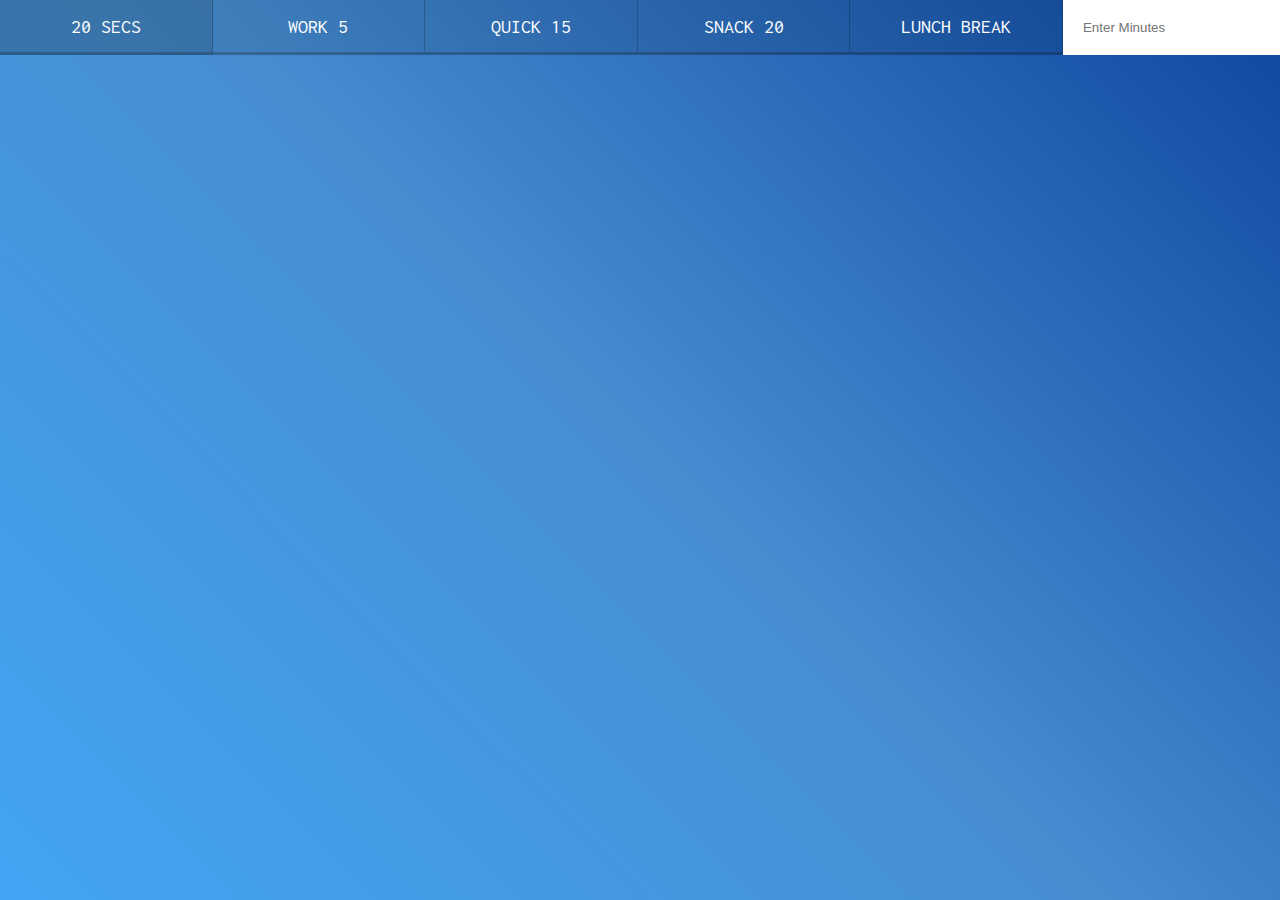
<file: CountdownTimer/index.html>
<!DOCTYPE html>
<html lang="en">
<head>
  <meta charset="UTF-8">
  <title>Countdown Timer</title>
  <link href='https://fonts.googleapis.com/css?family=Inconsolata' rel='stylesheet' type='text/css'>
  <link rel="stylesheet" href="style.css">
</head>
<body>
  <div class="timer">
    <div class="timer__controls">
      <button data-time="20" class="timer__button">20 Secs</button>
      <button data-time="300" class="timer__button">Work 5</button>
      <button data-time="900" class="timer__button">Quick 15</button>
      <button data-time="1200" class="timer__button">Snack 20</button>
      <button data-time="3600" class="timer__button">Lunch Break</button>
      <form name="customForm" id="custom">
        <input type="text" name="minutes" placeholder="Enter Minutes">
      </form>
    </div>
    <div class="display">
      <h1 class="display__time-left"></h1>
      <p class="display__end-time"></p>
    </div>
  </div>

  <script src="script.js"></script>
</body>
</html>
</file>
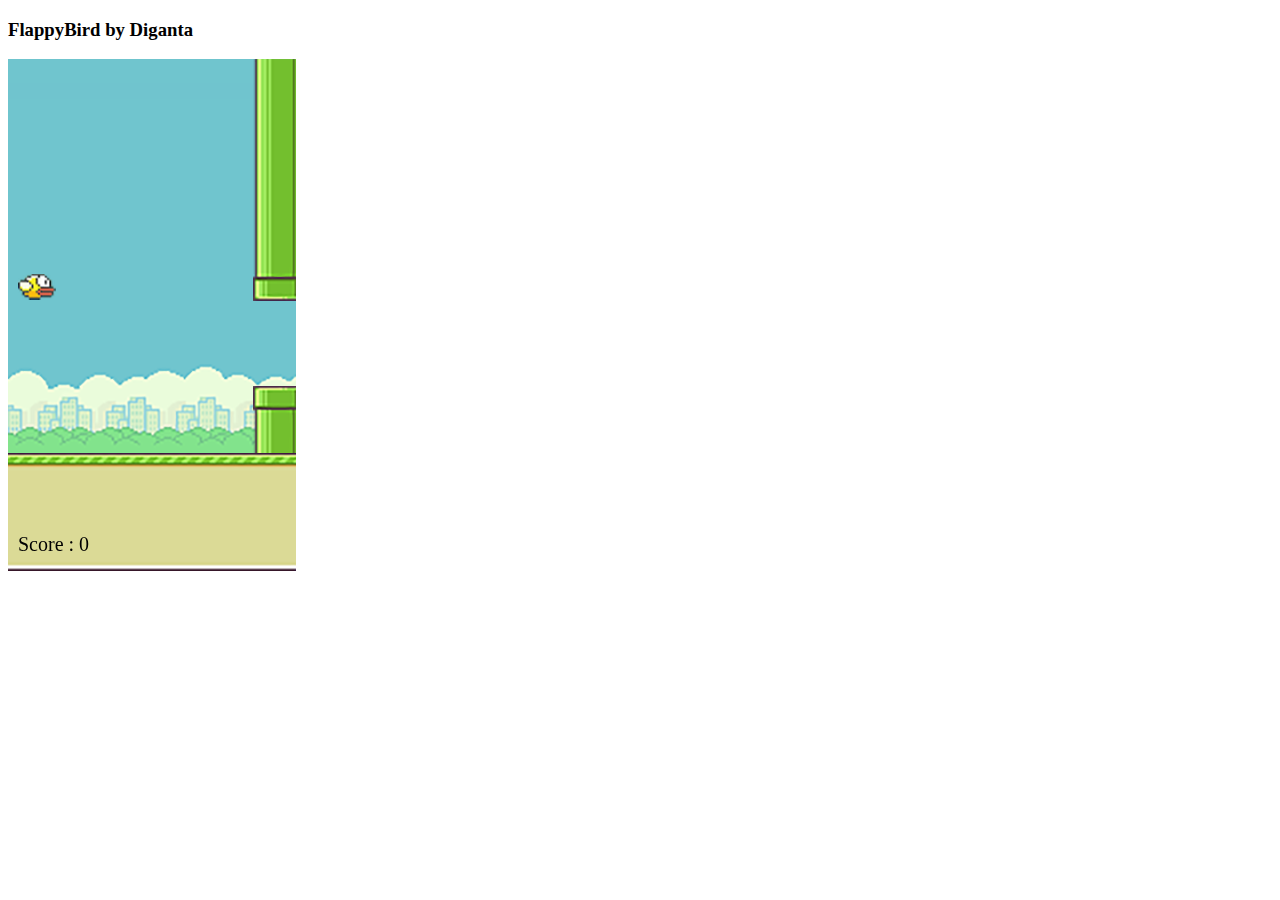
<file: FlappyBird/index.html>
<!DOCTYPE html>
<html>
  <head>
    <title>Flappy Bird using JS </title>
  </head>
  <body>
   <h3>FlappyBird by Diganta</h3>
   
   <canvas id="canvas" width="288" height="512"></canvas>
   
   <script src="flappyBird.js"></script>
  </body>
</html>
</file>
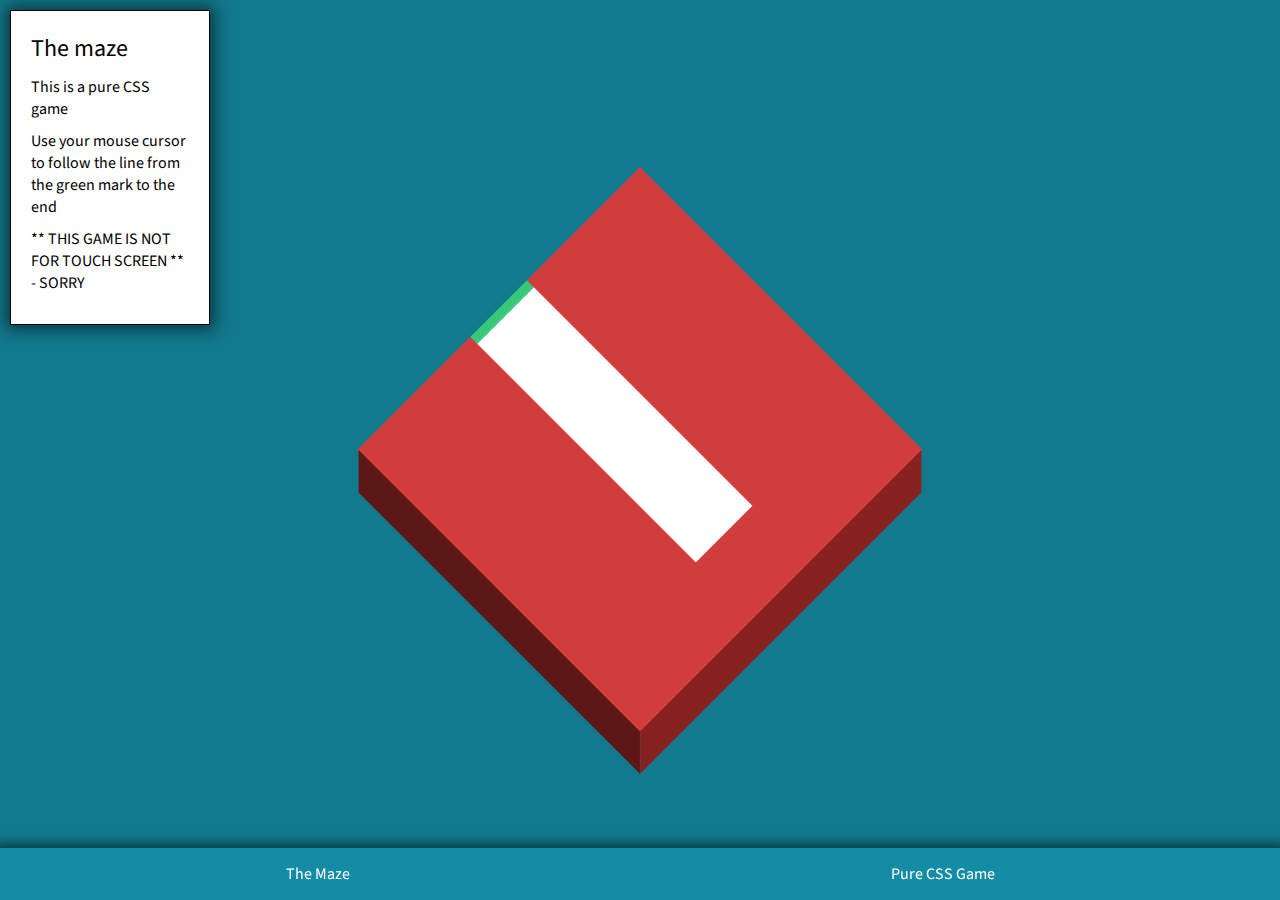
<file: maze_game/index.html>
<!DOCTYPE html>
<html>
	<head>
		<title>Maze</title>
		<link rel="stylesheet" href="cascading.css"> 
	</head>
	<body>

<section class="wrapper" oncontextmenu="return false">

    <section class="mobile">
      <span class="line title">The maze</span>
      <span class="line">I'm very sorry but this game is for non-touch screen only</span>
    </section>
  
    <section class="instruction">
      <span class="line title">The maze</span>
      <span class="line">This is a pure CSS game</span>
      <span class="line">Use your mouse cursor to follow the line from the green mark to the end</span>
      <span class="line upper">** This game is not for touch screen ** - Sorry</span>
    </section>
  
    <section class="game">
      <input type="checkbox" class="step" id="maze--1"/>
      <section class="maze maze--1">
        
        <section class="path path--1"></section>
  
        <section class="path path--finish"></section>
  
        <section class="path path--end"></section>
  
        <section class="finish">
          <span class="line">Good job</span>
          <span class="line">Le'ts see you on the <label for="maze--1">next level</label></span>
        </section>
  
        <section class="gameover">
          <span class="line">To finish this game, the mouse cursor should stay on the path</span>
          <span class="line">You lose!</span>
        </section>
      </section>
  
      <input type="checkbox" class="step" id="maze--2"/>
      <section class="maze maze--2">
        
        <section class="path path--1"></section>
  
        <section class="path path--2"></section>
  
        <section class="path path--3"></section>
  
        <section class="path path--4"></section>
  
        <section class="path path--5"></section>
  
        <section class="path path--finish"></section>
  
        <section class="path path--end"></section>
  
        <section class="finish">
          <span class="line">Good job</span>
          <span class="line">Le'ts see you on the <label for="maze--2">next level</label></span>
        </section>
  
        <section class="gameover">
          <span class="line">To finish this game, the mouse cursor should stay on the path</span>
          <span class="line">You lose!</span>
        </section>
      </section>
  
      <input type="checkbox" class="step" id="maze--3"/>
      <section class="maze maze--3">
        
        <section class="path path--1"></section>
  
        <section class="path path--2"></section>
  
        <section class="path path--3"></section>
  
        <section class="path path--4"></section>
  
        <section class="path path--5"></section>
  
        <section class="path path--6"></section>
  
        <section class="path path--7"></section>
  
        <section class="path path--finish"></section>
  
        <section class="path path--end"></section>
  
        <section class="finish">
          <span class="line">Good job</span>
          <span class="line">Le'ts see you on the <label for="maze--3">next level</label></span>
        </section>
  
        <section class="gameover">
          <span class="line">To finish this game, the mouse cursor should stay on the path</span>
          <span class="line">You lose!</span>
        </section>
      </section>
  
      <input type="checkbox" class="step" id="maze--4"/>
      <section class="maze maze--4">
        
        <section class="path path--1"></section>
  
        <section class="path path--2"></section>
  
        <section class="path path--3"></section>
  
        <section class="path path--4"></section>
  
        <section class="path path--5"></section>
  
        <section class="path path--finish"></section>
  
        <section class="path path--end"></section>
  
        <section class="finish">
          <span class="line">Good job</span>
          <span class="line">Le'ts see you on the <label for="maze--4">next level</label></span>
        </section>
  
        <section class="gameover">
          <span class="line">To finish this game, the mouse cursor should stay on the path</span>
          <span class="line">You lose!</span>
        </section>
      </section>
  
      <input type="checkbox" class="step" id="maze--5"/>
      <section class="maze maze--5">
        
        <section class="path path--1"></section>
  
        <section class="path path--2"></section>
  
        <section class="path path--3"></section>
  
        <section class="path path--4"></section>
  
        <section class="path path--5"></section>
  
        <section class="path path--finish"></section>
  
        <section class="finish">
          <span class="line">Good job</span>
          <span class="line">You made it till the end</span>
        </section>
  
        <section class="gameover">
          <span class="line">To finish this game, the mouse cursor should stay on the path</span>
          <span class="line">You lose!</span>
        </section>
      </section>
    </section>
  
    <footer>
  
      <span class="center">The Maze</span>
  
      <span class="opposite">Pure CSS Game</span>
    </footer>
  </section>
  </body>
</html>
</file>
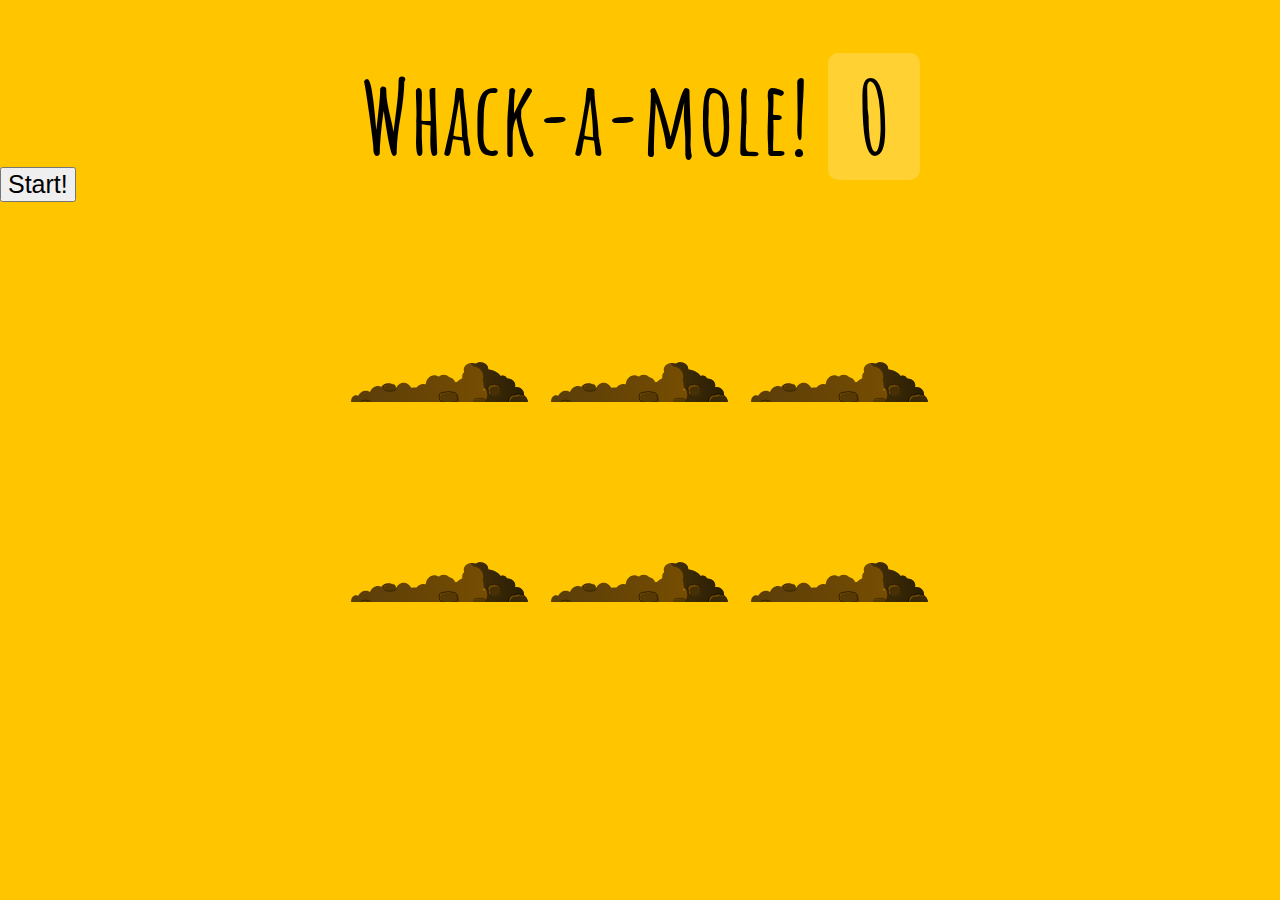
<file: WebDevelopment/index.html>
<!--
    Whack A Mole game Desktop version 
    Git Profile: www.github.com/rajksd01
-->

<!DOCTYPE html>
<html lang="en">
  <head>
    <meta charset="UTF-8" />
    <title>Whack A Mole!</title>
    <link
      href="https://fonts.googleapis.com/css?family=Amatic+SC:400,700"
      rel="stylesheet"
      type="text/css"
    />
    <link rel="stylesheet" href="style.css" />
  </head>
  <body>
    <h1>Whack-a-mole! <span class="score">0</span></h1>
    <button class="button_style" onClick="startGame()">Start!</button>

    <div class="game">
      <div class="hole hole1">
        <div class="mole"></div>
      </div>
      <div class="hole hole2">
        <div class="mole"></div>
      </div>
      <div class="hole hole3">
        <div class="mole"></div>
      </div>
      <div class="hole hole4">
        <div class="mole"></div>
      </div>
      <div class="hole hole5">
        <div class="mole"></div>
      </div>
      <div class="hole hole6">
        <div class="mole"></div>
      </div>
    </div>

    <script>
      const holes = document.querySelectorAll(".hole");
      const scoreBoard = document.querySelector(".score");
      const moles = document.querySelectorAll(".mole");
      let lastHole;
      let timeUp = false;
      let score = 0;

      function randomTime(min, max) {
        return Math.round(Math.random() * (max - min) + min);
      }

      function randomHole(holes) {
        const idx = Math.floor(Math.random() * holes.length);
        const hole = holes[idx];
        if (hole === lastHole) {
          console.log("Ah nah thats the same one bud");
          return randomHole(holes);
        }
        lastHole = hole;
        return hole;
      }

      function peep() {
        const time = randomTime(100, 1000);
        const hole = randomHole(holes);
        hole.classList.add("up");
        setTimeout(() => {
          hole.classList.remove("up");
          if (!timeUp) peep();
        }, time);
      }

      function startGame() {
        scoreBoard.textContent = 0;
        timeUp = false;
        score = 0;
        peep();
        setTimeout(() => (timeUp = true), 10000);
      }

      function bonk(e) {
        if (!e.isTrusted) return;
        score++;
        this.parentNode.classList.remove("up");
        scoreBoard.textContent = score;
      }

      moles.forEach((mole) => mole.addEventListener("click", bonk));
    </script>
  </body>
</html>
</file>
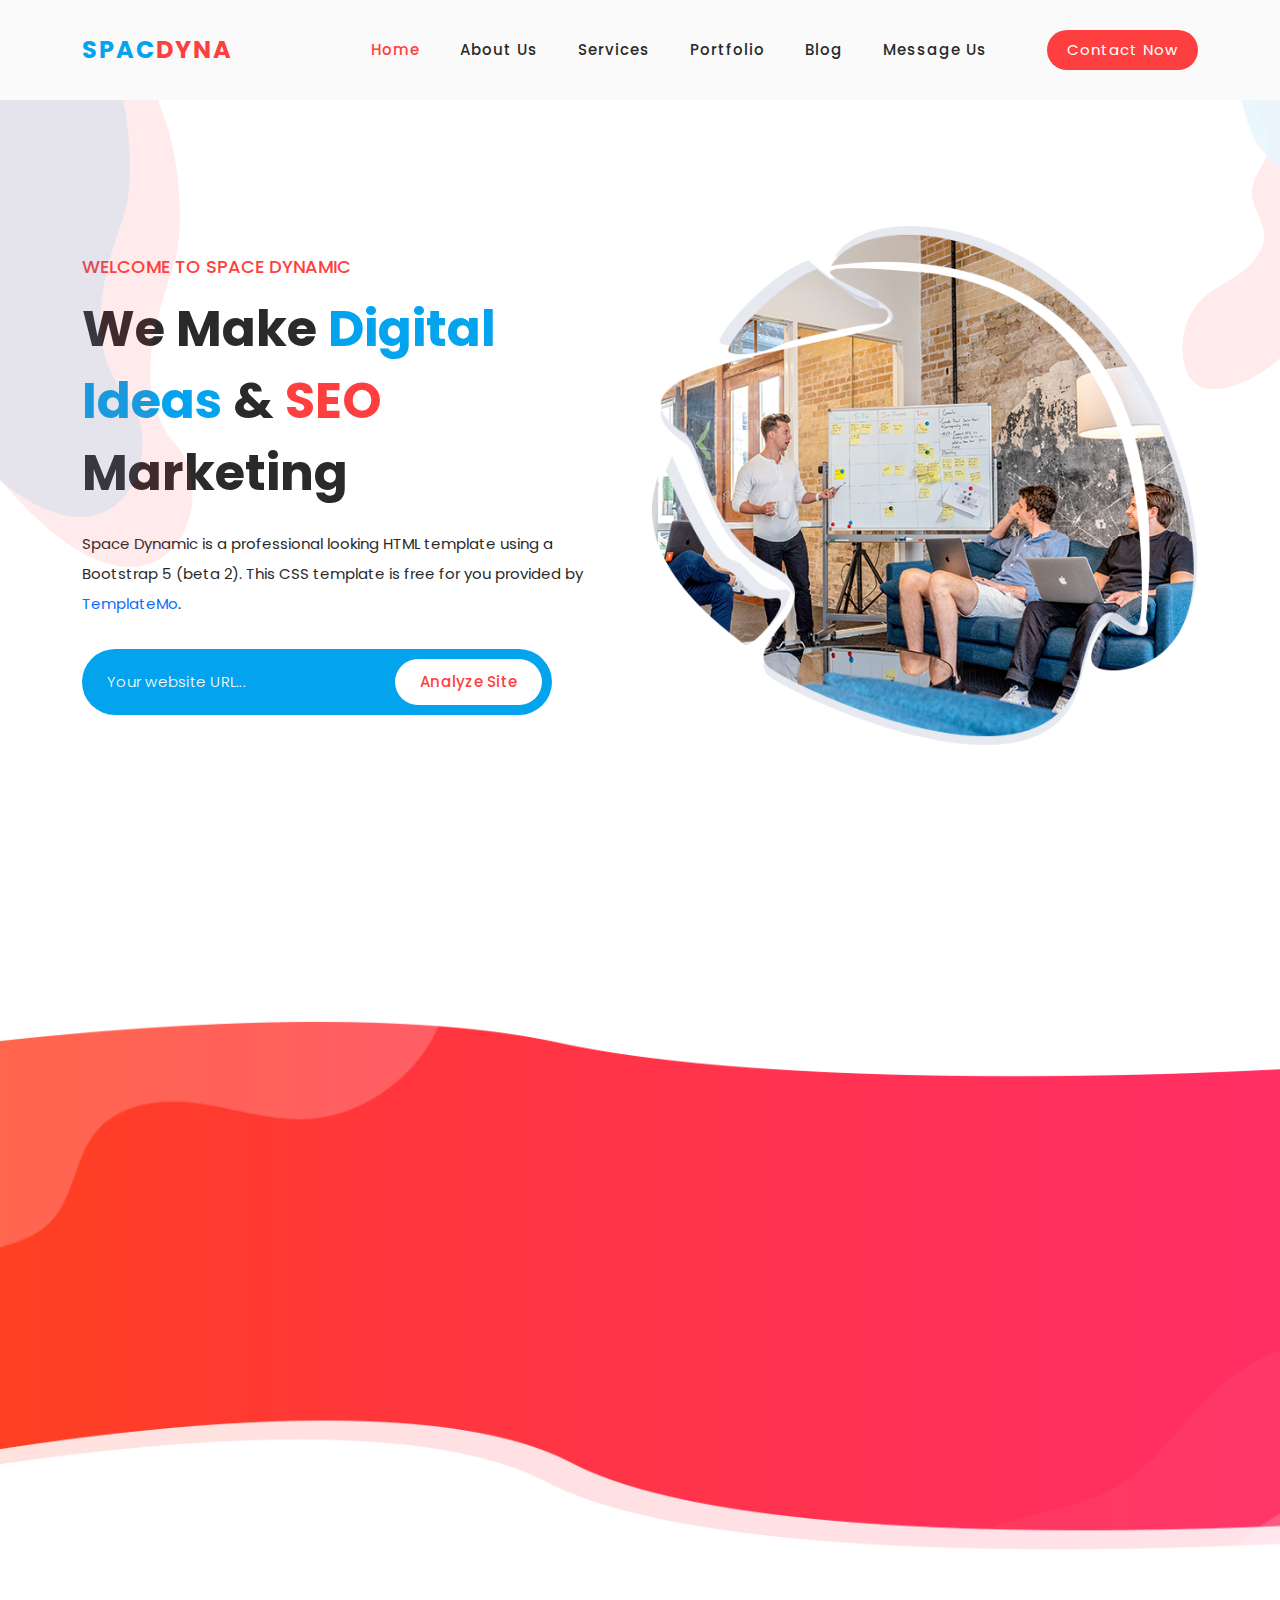
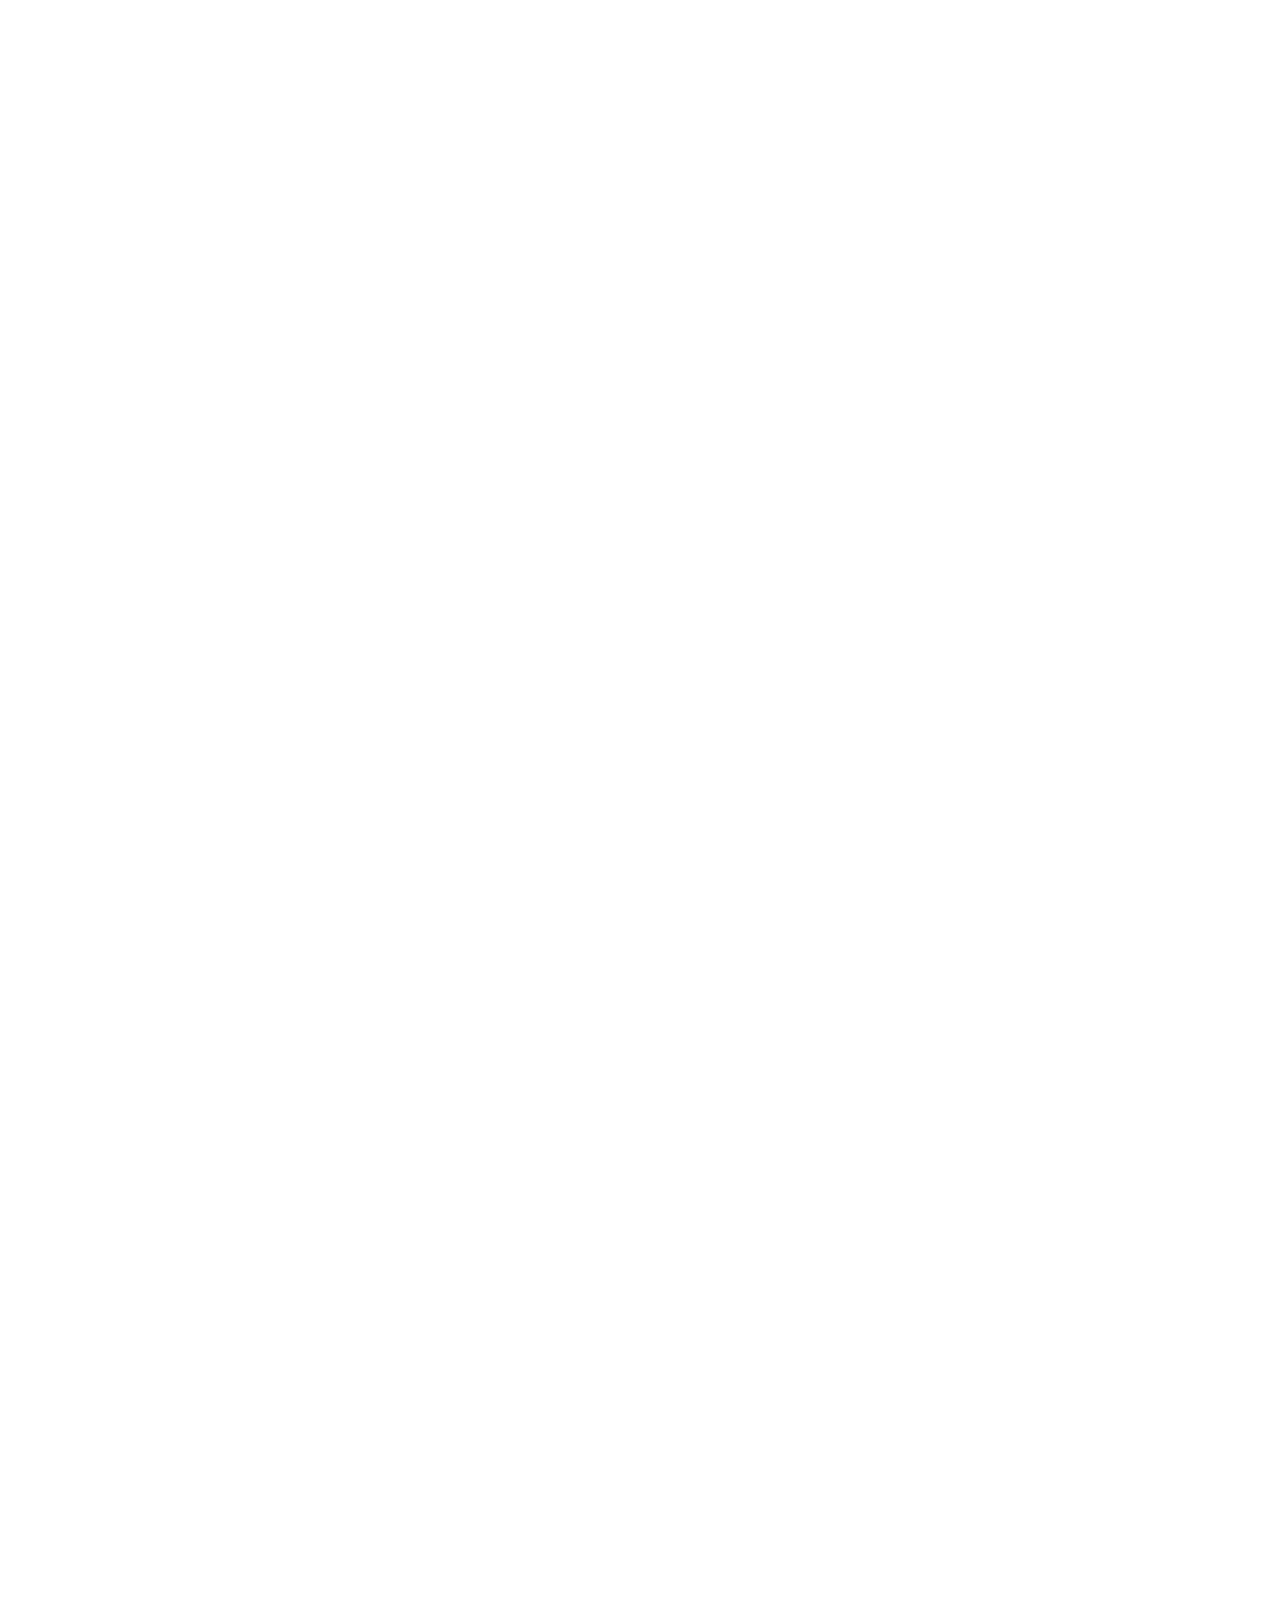
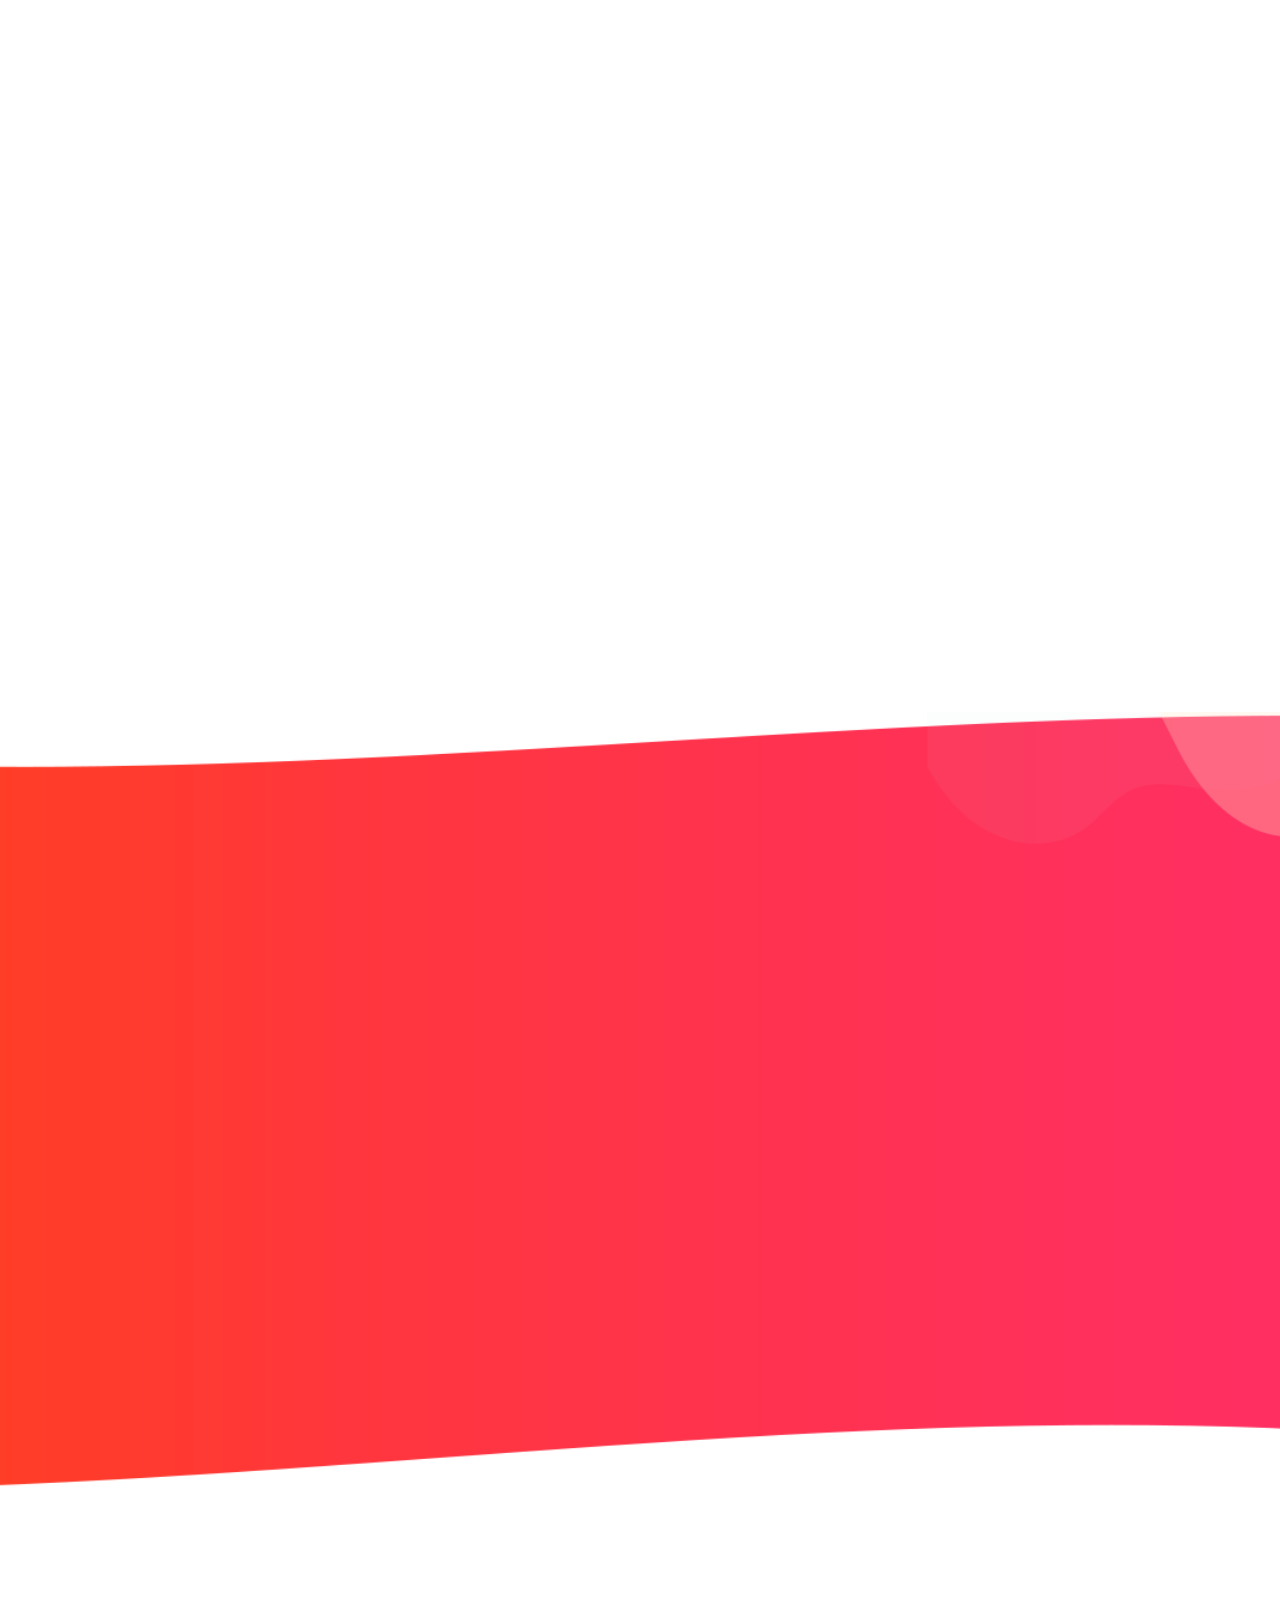
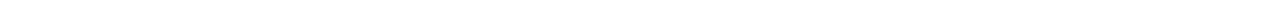
<file: Website Project/index.html>
<!DOCTYPE html>
<html lang="en">

  <head>

    <meta charset="UTF-8">
    <meta name="viewport" content="width=device-width, initial-scale=1, shrink-to-fit=no">
    <meta name="description" content="">
    <meta name="author" content="">
    <link rel="preconnect" href="https://fonts.gstatic.com">
    <link href="https://fonts.googleapis.com/css2?family=Poppins:wght@100;200;300;400;500;600;700;800;900&display=swap" rel="stylesheet">

    <title>Space Dynamic - SEO HTML5 Template</title>

    <!-- Bootstrap core CSS -->
    <link href="vendor/bootstrap/css/bootstrap.min.css" rel="stylesheet">

    <!-- Additional CSS Files -->
    <link rel="stylesheet" href="assets/css/fontawesome.css">
    <link rel="stylesheet" href="assets/css/templatemo-space-dynamic.css">
    <link rel="stylesheet" href="assets/css/animated.css">
    <link rel="stylesheet" href="assets/css/owl.css">
<!--
    
TemplateMo 562 Space Dynamic

https://templatemo.com/tm-562-space-dynamic

-->
  </head>

<body>

  <!-- ***** Preloader Start ***** -->
  <div id="js-preloader" class="js-preloader">
    <div class="preloader-inner">
      <span class="dot"></span>
      <div class="dots">
        <span></span>
        <span></span>
        <span></span>
      </div>
    </div>
  </div>
  <!-- ***** Preloader End ***** -->

  <!-- ***** Header Area Start ***** -->
  <header class="header-area header-sticky wow slideInDown" data-wow-duration="0.75s" data-wow-delay="0s">
    <div class="container">
      <div class="row">
        <div class="col-12">
          <nav class="main-nav">
            <!-- ***** Logo Start ***** -->
            <a href="index.html" class="logo">
              <h4>Spac<span>Dyna</span></h4>
            </a>
            <!-- ***** Logo End ***** -->
            <!-- ***** Menu Start ***** -->
            <ul class="nav">
              <li class="scroll-to-section"><a href="#top" class="active">Home</a></li>
              <li class="scroll-to-section"><a href="#about">About Us</a></li>
              <li class="scroll-to-section"><a href="#services">Services</a></li>
              <li class="scroll-to-section"><a href="#portfolio">Portfolio</a></li>
              <li class="scroll-to-section"><a href="#blog">Blog</a></li> 
              <li class="scroll-to-section"><a href="#contact">Message Us</a></li> 
              <li class="scroll-to-section"><div class="main-red-button"><a href="#contact">Contact Now</a></div></li> 
            </ul>        
            <a class='menu-trigger'>
                <span>Menu</span>
            </a>
            <!-- ***** Menu End ***** -->
          </nav>
        </div>
      </div>
    </div>
  </header>
  <!-- ***** Header Area End ***** -->

  <div class="main-banner wow fadeIn" id="top" data-wow-duration="1s" data-wow-delay="0.5s">
    <div class="container">
      <div class="row">
        <div class="col-lg-12">
          <div class="row">
            <div class="col-lg-6 align-self-center">
              <div class="left-content header-text wow fadeInLeft" data-wow-duration="1s" data-wow-delay="1s">
                <h6>Welcome to Space Dynamic</h6>
                <h2>We Make <em>Digital Ideas</em> &amp; <span>SEO</span> Marketing</h2>
                <p>Space Dynamic is a professional looking HTML template using a Bootstrap 5 (beta 2). This CSS template is free for you provided by <a rel="nofollow" href="https://templatemo.com/page/1" target="_parent">TemplateMo</a>.</p>
                <form id="search" action="#" method="GET">
                  <fieldset>
                    <input type="address" name="address" class="email" placeholder="Your website URL..." autocomplete="on" required>
                  </fieldset>
                  <fieldset>
                    <button type="submit" class="main-button">Analyze Site</button>
                  </fieldset>
                </form>
              </div>
            </div>
            <div class="col-lg-6">
              <div class="right-image wow fadeInRight" data-wow-duration="1s" data-wow-delay="0.5s">
                <img src="assets/images/banner-right-image.png" alt="team meeting">
              </div>
            </div>
          </div>
        </div>
      </div>
    </div>
  </div>

  <div id="about" class="about-us section">
    <div class="container">
      <div class="row">
        <div class="col-lg-4">
          <div class="left-image wow fadeIn" data-wow-duration="1s" data-wow-delay="0.2s">
            <img src="assets/images/about-left-image.png" alt="person graphic">
          </div>
        </div>
        <div class="col-lg-8 align-self-center">
          <div class="services">
            <div class="row">
              <div class="col-lg-6">
                <div class="item wow fadeIn" data-wow-duration="1s" data-wow-delay="0.5s">
                  <div class="icon">
                    <img src="assets/images/service-icon-01.png" alt="reporting">
                  </div>
                  <div class="right-text">
                    <h4>Data Analysis</h4>
                    <p>Lorem ipsum dolor sit amet, ctetur aoi adipiscing eliter</p>
                  </div>
                </div>
              </div>
              <div class="col-lg-6">
                <div class="item wow fadeIn" data-wow-duration="1s" data-wow-delay="0.7s">
                  <div class="icon">
                    <img src="assets/images/service-icon-02.png" alt="">
                  </div>
                  <div class="right-text">
                    <h4>Data Reporting</h4>
                    <p>Lorem ipsum dolor sit amet, ctetur aoi adipiscing eliter</p>
                  </div>
                </div>
              </div>
              <div class="col-lg-6">
                <div class="item wow fadeIn" data-wow-duration="1s" data-wow-delay="0.9s">
                  <div class="icon">
                    <img src="assets/images/service-icon-03.png" alt="">
                  </div>
                  <div class="right-text">
                    <h4>Web Analytics</h4>
                    <p>Lorem ipsum dolor sit amet, ctetur aoi adipiscing eliter</p>
                  </div>
                </div>
              </div>
              <div class="col-lg-6">
                <div class="item wow fadeIn" data-wow-duration="1s" data-wow-delay="1.1s">
                  <div class="icon">
                    <img src="assets/images/service-icon-04.png" alt="">
                  </div>
                  <div class="right-text">
                    <h4>SEO Suggestions</h4>
                    <p>Lorem ipsum dolor sit amet, ctetur aoi adipiscing eliter</p>
                  </div>
                </div>
              </div>
            </div>
          </div>
        </div>
      </div>
    </div>
  </div>

  <div id="services" class="our-services section">
    <div class="container">
      <div class="row">
        <div class="col-lg-6 align-self-center  wow fadeInLeft" data-wow-duration="1s" data-wow-delay="0.2s">
          <div class="left-image">
            <img src="assets/images/services-left-image.png" alt="">
          </div>
        </div>
        <div class="col-lg-6 wow fadeInRight" data-wow-duration="1s" data-wow-delay="0.2s">
          <div class="section-heading">
            <h2>Grow your website with our <em>SEO</em> service &amp; <span>Project</span> Ideas</h2>
            <p>Space Dynamic HTML5 template is free to use for your website projects. However, you are not permitted to redistribute the template ZIP file on any CSS template collection websites. Please contact us for more information. Thank you for your kind cooperation.</p>
          </div>
          <div class="row">
            <div class="col-lg-12">
              <div class="first-bar progress-skill-bar">
                <h4>Website Analysis</h4>
                <span>84%</span>
                <div class="filled-bar"></div>
                <div class="full-bar"></div>
              </div>
            </div>
            <div class="col-lg-12">
              <div class="second-bar progress-skill-bar">
                <h4>SEO Reports</h4>
                <span>88%</span>
                <div class="filled-bar"></div>
                <div class="full-bar"></div>
              </div>
            </div>
            <div class="col-lg-12">
              <div class="third-bar progress-skill-bar">
                <h4>Page Optimizations</h4>
                <span>94%</span>
                <div class="filled-bar"></div>
                <div class="full-bar"></div>
              </div>
            </div>
          </div>
        </div>
      </div>
    </div>
  </div>

  <div id="portfolio" class="our-portfolio section">
    <div class="container">
      <div class="row">
        <div class="col-lg-6 offset-lg-3">
          <div class="section-heading  wow bounceIn" data-wow-duration="1s" data-wow-delay="0.2s">
            <h2>See What Our Agency <em>Offers</em> &amp; What We <span>Provide</span></h2>
          </div>
        </div>
      </div>
      <div class="row">
        <div class="col-lg-3 col-sm-6">
          <a href="#">
            <div class="item wow bounceInUp" data-wow-duration="1s" data-wow-delay="0.3s">
              <div class="hidden-content">
                <h4>SEO Analysis</h4>
                <p>Lorem ipsum dolor sit ameti ctetur aoi adipiscing eto.</p>
              </div>
              <div class="showed-content">
                <img src="assets/images/portfolio-image.png" alt="">
              </div>
            </div>
          </a>
        </div>
        <div class="col-lg-3 col-sm-6">
          <a href="#">
            <div class="item wow bounceInUp" data-wow-duration="1s" data-wow-delay="0.4s">
              <div class="hidden-content">
                <h4>Website Reporting</h4>
                <p>Lorem ipsum dolor sit ameti ctetur aoi adipiscing eto.</p>
              </div>
              <div class="showed-content">
                <img src="assets/images/portfolio-image.png" alt="">
              </div>
            </div>
          </a>
        </div>
        <div class="col-lg-3 col-sm-6">
          <a href="#">
            <div class="item wow bounceInUp" data-wow-duration="1s" data-wow-delay="0.5s">
              <div class="hidden-content">
                <h4>Performance Tests</h4>
                <p>Lorem ipsum dolor sit ameti ctetur aoi adipiscing eto.</p>
              </div>
              <div class="showed-content">
                <img src="assets/images/portfolio-image.png" alt="">
              </div>
            </div>
          </a>
        </div>
        <div class="col-lg-3 col-sm-6">
          <a href="#">
            <div class="item wow bounceInUp" data-wow-duration="1s" data-wow-delay="0.6s">
              <div class="hidden-content">
                <h4>Data Analysis</h4>
                <p>Lorem ipsum dolor sit ameti ctetur aoi adipiscing eto.</p>
              </div>
              <div class="showed-content">
                <img src="assets/images/portfolio-image.png" alt="">
              </div>
            </div>
          </a>
        </div>
      </div>
    </div>
  </div>

  <div id="blog" class="our-blog section">
    <div class="container">
      <div class="row">
        <div class="col-lg-6 wow fadeInDown" data-wow-duration="1s" data-wow-delay="0.25s">
          <div class="section-heading">
            <h2>Check Out What Is <em>Trending</em> In Our Latest <span>News</span></h2>
          </div>
        </div>
        <div class="col-lg-6 wow fadeInDown" data-wow-duration="1s" data-wow-delay="0.25s">
          <div class="top-dec">
            <img src="assets/images/blog-dec.png" alt="">
          </div>
        </div>
      </div>
      <div class="row">
        <div class="col-lg-6 wow fadeInUp" data-wow-duration="1s" data-wow-delay="0.25s">
          <div class="left-image">
            <a href="#"><img src="assets/images/big-blog-thumb.jpg" alt="Workspace Desktop"></a>
            <div class="info">
              <div class="inner-content">
                <ul>
                  <li><i class="fa fa-calendar"></i> 24 Mar 2021</li>
                  <li><i class="fa fa-users"></i> TemplateMo</li>
                  <li><i class="fa fa-folder"></i> Branding</li>
                </ul>
                <a href="#"><h4>SEO Agency &amp; Digital Marketing</h4></a>
                <p>Lorem ipsum dolor sit amet, consectetur and sed doer ket eismod tempor incididunt ut labore et dolore magna...</p>
                <div class="main-blue-button">
                  <a href="#">Discover More</a>
                </div>
              </div>
            </div>
          </div>
        </div>
        <div class="col-lg-6 wow fadeInUp" data-wow-duration="1s" data-wow-delay="0.25s">
          <div class="right-list">
            <ul>
              <li>
                <div class="left-content align-self-center">
                  <span><i class="fa fa-calendar"></i> 18 Mar 2021</span>
                  <a href="#"><h4>New Websites &amp; Backlinks</h4></a>
                  <p>Lorem ipsum dolor sit amsecteturii and sed doer ket eismod...</p>
                </div>
                <div class="right-image">
                  <a href="#"><img src="assets/images/blog-thumb-01.jpg" alt=""></a>
                </div>
              </li>
              <li>
                <div class="left-content align-self-center">
                  <span><i class="fa fa-calendar"></i> 14 Mar 2021</span>
                  <a href="#"><h4>SEO Analysis &amp; Content Ideas</h4></a>
                  <p>Lorem ipsum dolor sit amsecteturii and sed doer ket eismod...</p>
                </div>
                <div class="right-image">
                  <a href="#"><img src="assets/images/blog-thumb-01.jpg" alt=""></a>
                </div>
              </li>
              <li>
                <div class="left-content align-self-center">
                  <span><i class="fa fa-calendar"></i> 06 Mar 2021</span>
                  <a href="#"><h4>SEO Tips &amp; Digital Marketing</h4></a>
                  <p>Lorem ipsum dolor sit amsecteturii and sed doer ket eismod...</p>
                </div>
                <div class="right-image">
                  <a href="#"><img src="assets/images/blog-thumb-01.jpg" alt=""></a>
                </div>
              </li>
            </ul>
          </div>
        </div>
      </div>
    </div>
  </div>

  <div id="contact" class="contact-us section">
    <div class="container">
      <div class="row">
        <div class="col-lg-6 align-self-center wow fadeInLeft" data-wow-duration="0.5s" data-wow-delay="0.25s">
          <div class="section-heading">
            <h2>Feel Free To Send Us a Message About Your Website Needs</h2>
            <p>Lorem ipsum dolor sit amet, consectetur adipiscing elit, sed doer ket eismod tempor incididunt ut labore et dolores</p>
            <div class="phone-info">
              <h4>For any enquiry, Call Us: <span><i class="fa fa-phone"></i> <a href="#">000-000-0XXX</a></span></h4>
            </div>
          </div>
        </div>
        <div class="col-lg-6 wow fadeInRight" data-wow-duration="0.5s" data-wow-delay="0.25s">
          <form id="contact" action="" method="post">
            <div class="row">
              <div class="col-lg-6">
                <fieldset>
                  <input type="name" name="name" id="name" placeholder="Name" autocomplete="on" required>
                </fieldset>
              </div>
              <div class="col-lg-6">
                <fieldset>
                  <input type="surname" name="surname" id="surname" placeholder="Surname" autocomplete="on" required>
                </fieldset>
              </div>
              <div class="col-lg-12">
                <fieldset>
                  <input type="text" name="email" id="email" pattern="[^ @]*@[^ @]*" placeholder="Your Email" required="">
                </fieldset>
              </div>
              <div class="col-lg-12">
                <fieldset>
                  <textarea name="message" type="text" class="form-control" id="message" placeholder="Message" required=""></textarea>  
                </fieldset>
              </div>
              <div class="col-lg-12">
                <fieldset>
                  <button type="submit" id="form-submit" class="main-button ">Send Message</button>
                </fieldset>
              </div>
            </div>
            <div class="contact-dec">
              <img src="assets/images/contact-decoration.png" alt="">
            </div>
          </form>
        </div>
      </div>
    </div>
  </div>

  <footer>
    <div class="container">
      <div class="row">
        <div class="col-lg-12 wow fadeIn" data-wow-duration="1s" data-wow-delay="0.25s">
          <p>© Copyright 2021 Space Dynamic Co. All Rights Reserved. 
          
          <br>Design: <a rel="nofollow" href="www.ekrajghimire.com.np">Ekraj Ghimire</a></p>
        </div>
      </div>
    </div>
  </footer>
  <!-- Scripts -->
  <script src="vendor/jquery/jquery.min.js"></script>
  <script src="vendor/bootstrap/js/bootstrap.bundle.min.js"></script>
  <script src="assets/js/owl-carousel.js"></script>
  <script src="assets/js/animation.js"></script>
  <script src="assets/js/imagesloaded.js"></script>
  <script src="assets/js/templatemo-custom.js"></script>

</body>
</html>
</file>
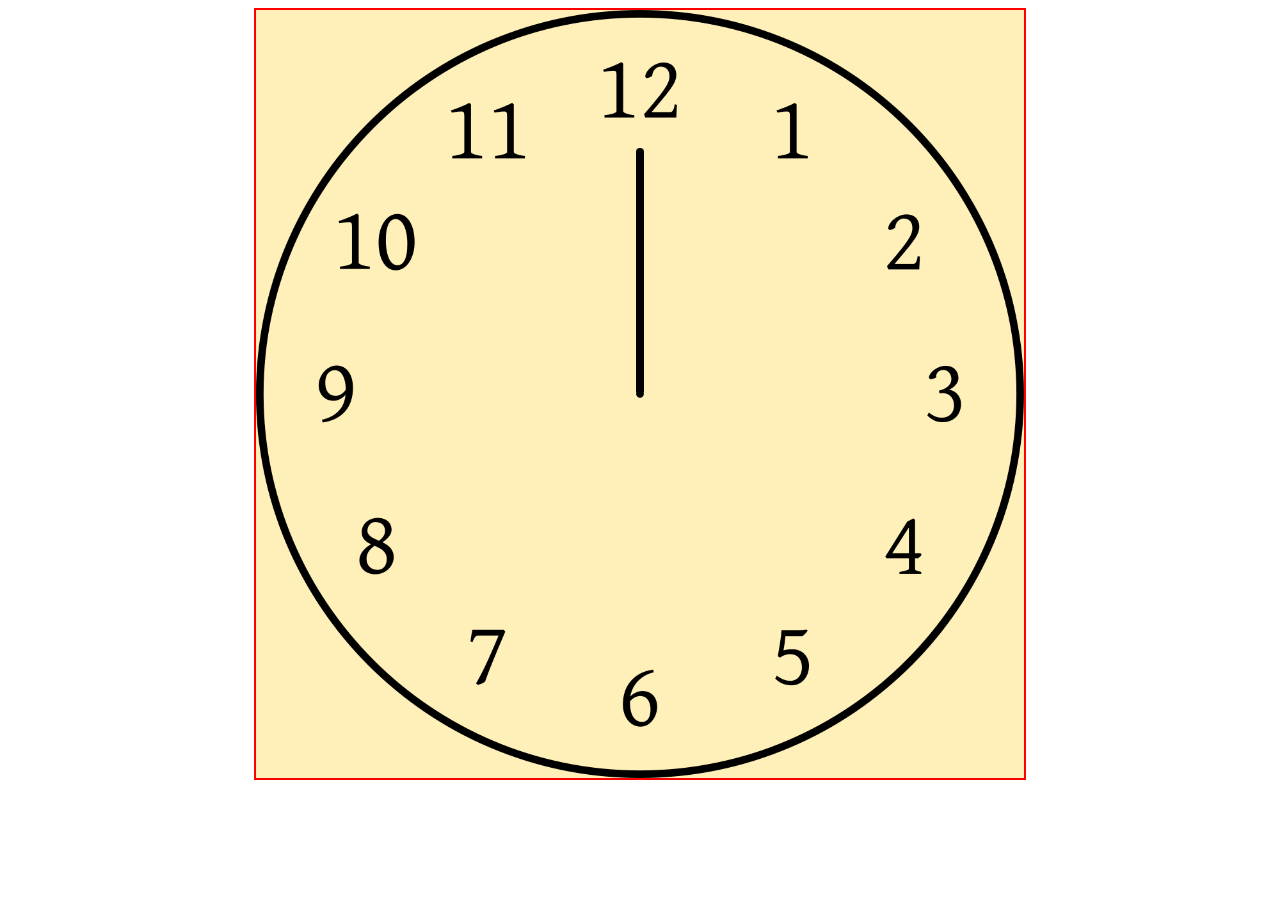
<file: Web D/Analogue Watch/index.html>
<!DOCTYPE html>
<html lang="en">
<head>
    <meta charset="UTF-8">
    <meta http-equiv="X-UA-Compatible" content="IE=edge">
    <meta name="viewport" content="width=device-width, initial-scale=1.0">
    <title>Analogue Clock</title>
    <link rel="stylesheet" href="index.css">
    <script src="index.js"></script>
</head>
<body>
    <div id="clockContainer" >
        <div id="hour"></div>
        <div id="minute"></div>
        <div id="second"></div>
    </div>
</body>
</html>
</file>
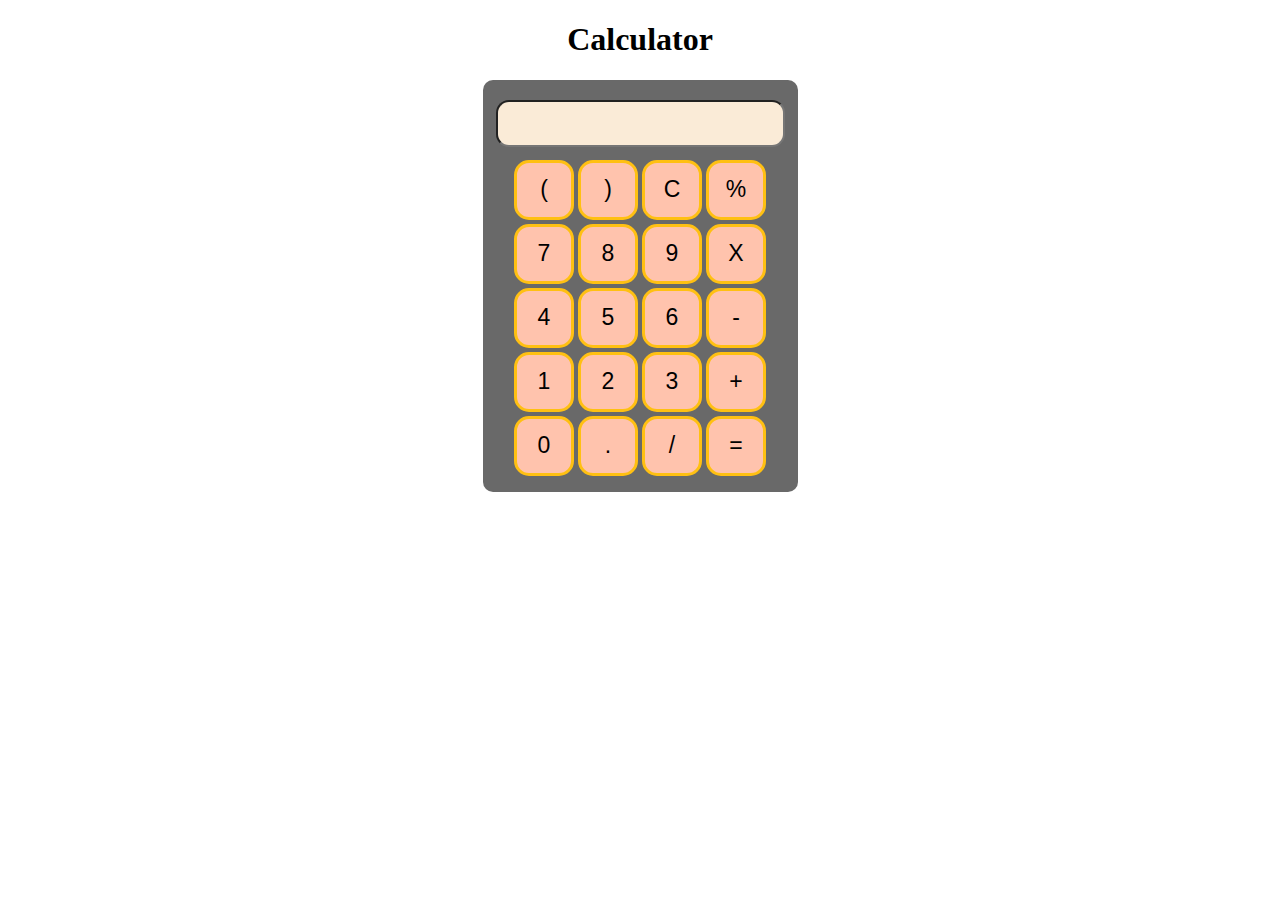
<file: Web D/calculator/index.html>
<!DOCTYPE html>
<html lang="en">
<head>
    <meta charset="UTF-8">
    <meta http-equiv="X-UA-Compatible" content="IE=edge">
    <meta name="viewport" content="width=device-width, initial-scale=1.0">
    <title>Document</title>
    <link rel="stylesheet" href="style.css">
</head>
<body>
    <div class="container">
        <h1>
            Calculator
        </h1>
        <div class="calculator">
            <input type="text" name="screen" id="screen">

            <table>
                
                <tr>
                    <td><button>(</button></td>
                    <td><button>)</button></td>
                    <td><button>C</button></td>
                    <td><button>%</button></td>   
                </tr>
                <tr>
                    <td><button>7</button></td>
                    <td><button>8</button></td>
                    <td><button>9</button></td>
                    <td><button>X</button></td>   
                </tr>
                <tr>
                    <td><button>4</button></td>
                    <td><button>5</button></td>
                    <td><button>6</button></td>
                    <td><button>-</button></td>   
                </tr>
                <tr>
                    <td><button>1</button></td>
                    <td><button>2</button></td>
                    <td><button>3</button></td>
                    <td><button>+</button></td>   
                </tr>
                <tr>
                    <td><button>0</button></td>
                    <td><button>.</button></td>
                    <td><button>/</button></td>
                    <td><button>=</button></td>   
                </tr>
            </table>
        </div>
        </div>
    </body>
    <script src="index.js"></script>
</html>
</file>
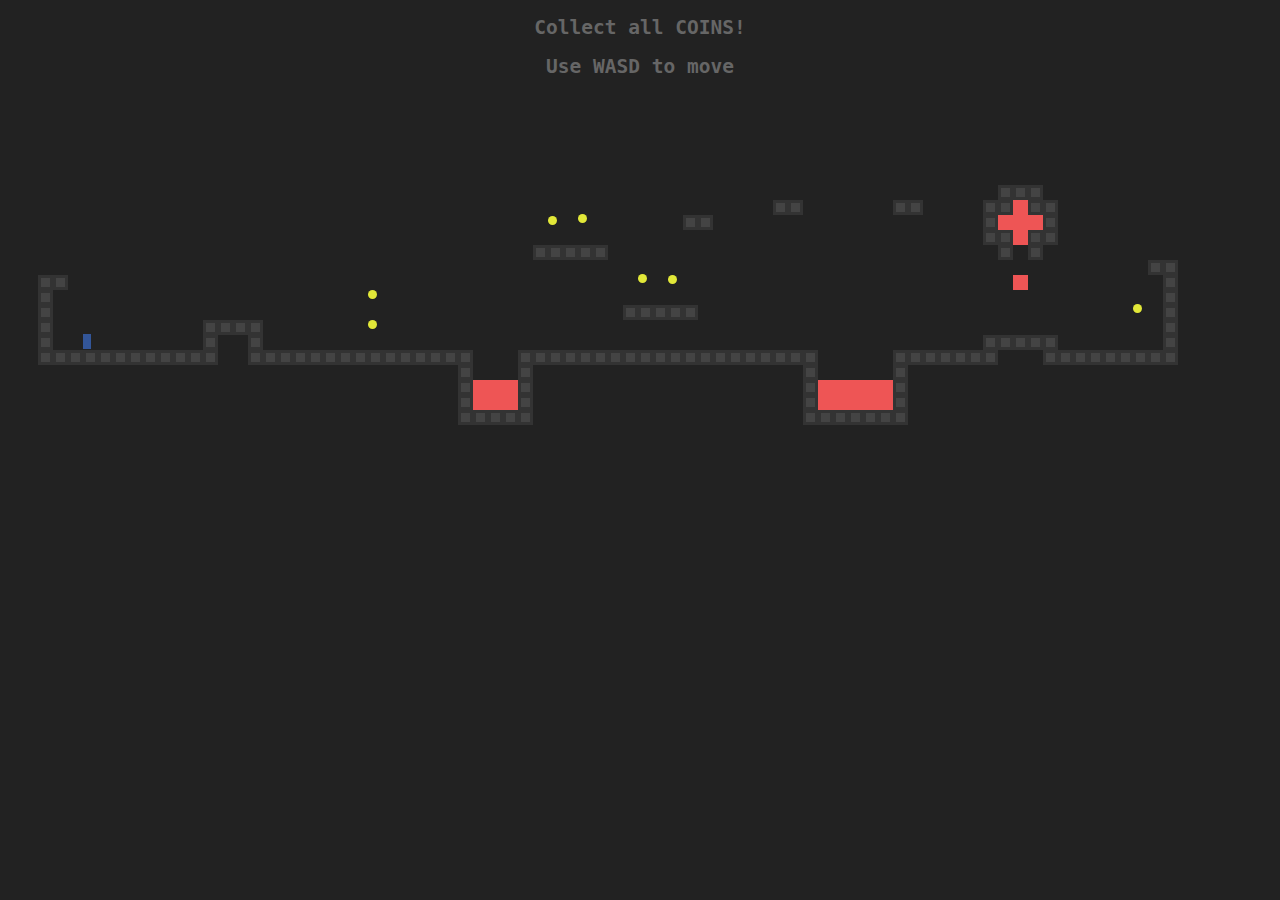
<file: Web D/Minimal-2D-Jump-and-Run-Game-main/index.html>
<!DOCTYPE html>
<html lang="en" >
<head>
  <meta charset="UTF-8">
  <title>CodePen - 2D JS Jump and Run Game</title>
  <link rel="stylesheet" href="./style.css">

</head>
<body>
<!-- partial:index.partial.html -->
<h2>Collect all COINS!</h2>
<h2>Use WASD to move</h2>
<!-- partial -->
  <script  src="./script.js"></script>

</body>
</html>
</file>
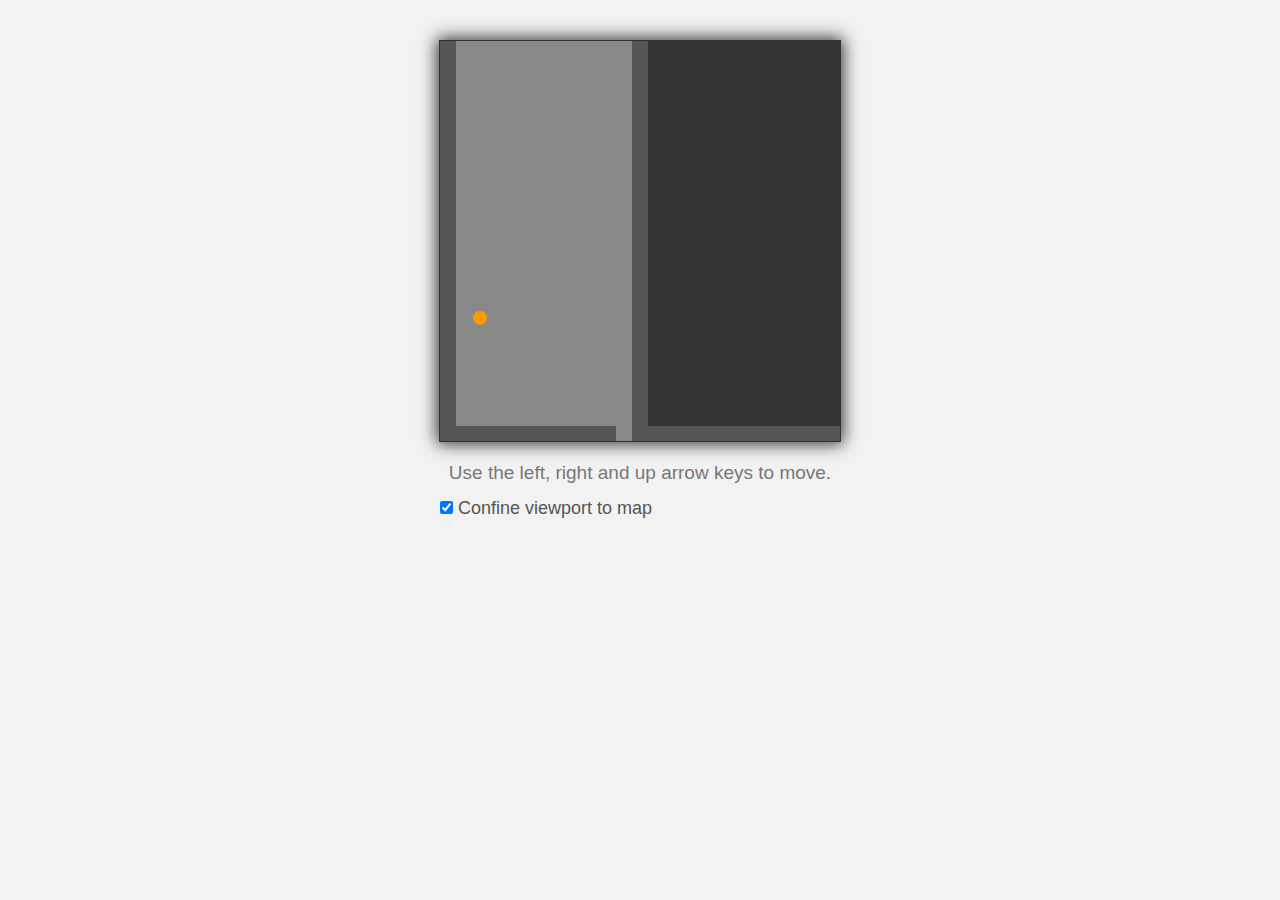
<file: Web D/Puzzel/index.html>
<!DOCTYPE html>
<html>

<head>
    <title>Clarity</title>

    <link rel="stylesheet" type="text/css" href="style.css" />

    <script type="text/javascript" src="Clarity.js"></script>
</head>

<body>
    <canvas id="canvas"></canvas>

    <p>
        Use the left, right and up arrow keys to move.
    </p>

    <p class="info">
       
    </p>

    <label for="viewport">
        <input type="checkbox" id="viewport" onclick="game.limit_viewport=this.checked;" checked/> Confine viewport to map</label>

    <script type="text/javascript">

        window.requestAnimFrame =
            window.requestAnimationFrame ||
            window.webkitRequestAnimationFrame ||
            window.mozRequestAnimationFrame ||
            window.oRequestAnimationFrame ||
            window.msRequestAnimationFrame ||
            function(callback) {
                return window.setTimeout(callback, 1000 / 60);
        };

        var canvas = document.getElementById('canvas'),
            ctx    = canvas.getContext('2d');

        canvas.width = 400;
        canvas.height = 400;
        
        /* Customisable map data */

        var map = {
        
            tile_size: 16,
        
            /*
            
            Key vairables:
            
            id       [required] - an integer that corresponds with a tile in the data array.
            colour   [required] - any javascript compatible colour variable.
            solid    [optional] - whether the tile is solid or not, defaults to false.
            bounce   [optional] - how much velocity is preserved upon hitting the tile, 0.5 is half.
            jump     [optional] - whether the player can jump while over the tile, defaults to false.
            friction [optional] - friction of the tile, must have X and Y values (e.g {x:0.5, y:0.5}).
            gravity  [optional] - gravity of the tile, must have X and Y values (e.g {x:0.5, y:0.5}).
            fore     [optional] - whether the tile is drawn in front of the player, defaults to false.
            script   [optional] - refers to a script in the scripts section, executed if it is touched.
            
            */
            
            keys: [
                {id: 0, colour: '#333', solid: 0},
                {id: 1, colour: '#888', solid: 0},
                {id: 2,colour: '#555',solid: 1,bounce: 0.35},
                {id: 3,colour: 'rgba(121, 220, 242, 0.4)',friction: {x: 0.9,y: 0.9},gravity: {x: 0,y: 0.1},jump: 1,fore: 1},
                {id: 4,colour: '#777',jump: 1},
                {id: 5,colour: '#E373FA',solid: 1,bounce: 1.1},
                {id: 6,colour: '#666',solid: 1,bounce: 0},
                {id: 7,colour: '#73C6FA',solid: 0,script: 'change_colour'},
                {id: 8,colour: '#FADF73',solid: 0,script: 'next_level'},
                {id: 9,colour: '#C93232',solid: 0,script: 'death'},
                {id: 10,colour: '#555',solid: 1},
                {id: 11,colour: '#0FF',solid: 0,script: 'unlock'}
            ],
        
            /* An array representing the map tiles. Each number corresponds to a key */
            data: [
                [2, 2, 2, 2, 2, 2, 2, 2, 2, 2, 2, 2, 2],
                [2, 1, 1, 1, 1, 1, 1, 1, 1, 1, 1, 1, 2],
                [2, 1, 1, 1, 1, 1, 1, 1, 1, 1, 1, 1, 2],
                [2, 1, 1, 1, 1, 1, 1, 1, 1, 1, 1, 1, 2],
                [2, 1, 1, 1, 1, 1, 1, 1, 1, 1, 1, 1, 2],
                [2, 1, 1, 1, 1, 1, 1, 1, 1, 1, 1, 1, 2],
                [2, 1, 1, 1, 1, 1, 1, 1, 1, 1, 1, 1, 2],
                [2, 1, 1, 1, 1, 1, 1, 1, 1, 1, 1, 1, 2],
                [2, 1, 1, 1, 1, 1, 1, 1, 1, 1, 1, 1, 2],
                [2, 1, 1, 1, 1, 1, 1, 1, 1, 1, 1, 1, 2, 0, 0, 0, 0, 0, 0, 0, 0, 0, 0, 0, 0, 0, 0, 0, 0, 0, 2, 6, 6, 6, 6, 6, 2],
                [2, 1, 1, 1, 1, 1, 1, 1, 1, 1, 1, 1, 2, 0, 0, 0, 0, 0, 0, 0, 0, 0, 0, 0, 0, 0, 0, 0, 0, 0, 2, 1, 1, 1, 1, 1, 2],
                [2, 1, 1, 1, 1, 1, 1, 1, 1, 1, 1, 1, 2, 0, 0, 0, 0, 0, 0, 0, 0, 0, 0, 0, 0, 0, 0, 0, 0, 0, 2, 1, 1, 1, 1, 1, 2],
                [2, 1, 1, 1, 1, 1, 1, 1, 1, 1, 1, 1, 2, 0, 0, 0, 0, 0, 0, 0, 0, 0, 0, 0, 0, 0, 0, 0, 0, 0, 2, 1, 1, 1, 1, 1, 2],
                [2, 1, 1, 1, 1, 1, 1, 1, 1, 1, 1, 1, 2, 0, 0, 0, 0, 0, 0, 0, 0, 0, 0, 0, 0, 0, 0, 0, 0, 2, 2, 1, 1, 1, 1, 1, 2, 2, 2],
                [2, 1, 1, 1, 1, 1, 1, 1, 1, 1, 1, 1, 2, 0, 0, 0, 0, 0, 0, 0, 0, 0, 0, 0, 0, 0, 0, 0, 0, 2, 7, 1, 1, 1, 1, 1, 1, 1, 2],
                [2, 1, 1, 1, 1, 1, 1, 1, 1, 1, 1, 1, 2, 0, 0, 0, 0, 0, 0, 0, 0, 0, 0, 0, 0, 0, 0, 0, 0, 2, 2, 2, 2, 4, 2, 2, 2, 1, 2],
                [2, 1, 1, 1, 1, 1, 1, 1, 1, 1, 1, 1, 2, 0, 0, 0, 0, 0, 0, 0, 0, 0, 0, 0, 0, 0, 0, 0, 0, 0, 0, 0, 2, 4, 2, 1, 1, 1, 2],
                [2, 1, 1, 1, 1, 1, 1, 1, 1, 1, 1, 1, 2, 0, 0, 0, 0, 0, 0, 0, 0, 0, 0, 0, 0, 0, 0, 0, 0, 0, 0, 0, 2, 4, 2, 1, 2, 2, 2],
                [2, 1, 1, 1, 1, 1, 1, 1, 1, 1, 1, 1, 2, 0, 0, 0, 0, 0, 0, 0, 0, 0, 0, 0, 0, 0, 0, 0, 0, 0, 0, 0, 2, 4, 2, 1, 2],
                [2, 1, 1, 1, 1, 1, 1, 1, 1, 1, 1, 1, 2, 0, 0, 0, 0, 0, 0, 0, 0, 0, 0, 0, 0, 0, 0, 0, 0, 0, 0, 0, 2, 4, 2, 1, 2],
                [2, 1, 1, 1, 1, 1, 1, 1, 1, 1, 1, 1, 2, 0, 0, 0, 0, 0, 0, 0, 0, 0, 0, 0, 0, 0, 0, 0, 0, 0, 0, 0, 2, 4, 2, 1, 2],
                [2, 1, 1, 1, 1, 1, 1, 1, 1, 1, 1, 1, 2, 0, 0, 0, 0, 0, 0, 0, 0, 0, 0, 0, 0, 0, 0, 0, 0, 0, 0, 0, 2, 4, 2, 1, 2],
                [2, 1, 1, 1, 1, 1, 1, 1, 1, 1, 1, 1, 2, 0, 0, 0, 0, 0, 0, 0, 0, 0, 0, 0, 0, 0, 0, 0, 0, 0, 0, 0, 2, 4, 2, 1, 2],
                [2, 1, 1, 1, 1, 1, 1, 1, 1, 1, 1, 1, 2, 0, 0, 0, 0, 0, 0, 0, 0, 0, 0, 0, 0, 0, 0, 0, 0, 0, 0, 0, 2, 4, 2, 1, 2],
                [2, 1, 1, 1, 1, 1, 1, 1, 1, 1, 1, 1, 2, 0, 0, 0, 0, 0, 0, 0, 0, 0, 0, 0, 0, 0, 0, 0, 0, 0, 0, 0, 2, 4, 2, 1, 2],
                [2, 1, 1, 1, 1, 1, 1, 1, 1, 1, 1, 1, 2, 0, 0, 0, 0, 0, 0, 0, 0, 0, 0, 0, 0, 0, 0, 0, 0, 0, 0, 0, 2, 4, 2, 1, 2],
                [2, 1, 1, 1, 1, 1, 1, 1, 1, 1, 1, 1, 2, 0, 0, 0, 0, 0, 0, 0, 0, 0, 0, 0, 0, 0, 0, 0, 0, 0, 0, 0, 2, 4, 2, 1, 2],
                [2, 2, 2, 2, 2, 2, 2, 2, 2, 2, 2, 1, 2, 2, 2, 2, 2, 2, 2, 2, 2, 2, 2, 2, 2, 2, 2, 2, 2, 2, 2, 2, 2, 4, 2, 1, 2],
                [2, 1, 1, 1, 1, 1, 1, 1, 1, 1, 2, 1, 2, 1, 1, 1, 1, 1, 1, 1, 1, 1, 1, 1, 1, 1, 1, 1, 1, 1, 1, 1, 2, 4, 2, 1, 2],
                [2, 1, 1, 1, 1, 1, 1, 1, 1, 1, 2, 1, 2, 1, 1, 1, 1, 1, 1, 1, 1, 1, 1, 1, 1, 1, 1, 1, 1, 1, 1, 1, 2, 4, 2, 1, 2, 2, 2, 2, 2, 2, 2, 2, 2, 2, 2, 2, 2],
                [2, 1, 2, 1, 1, 1, 1, 1, 1, 1, 2, 1, 2, 1, 1, 1, 1, 1, 1, 1, 1, 1, 1, 1, 1, 1, 1, 1, 1, 1, 1, 1, 2, 4, 2, 1, 2, 2, 2, 2, 2, 2, 2, 2, 1, 1, 1, 1, 2],
                [2, 1, 2, 2, 1, 1, 1, 1, 1, 1, 2, 1, 2, 1, 1, 1, 1, 1, 1, 1, 1, 1, 1, 1, 1, 1, 1, 1, 1, 1, 1, 1, 2, 4, 2, 1, 2, 2, 2, 2, 2, 2, 2, 2, 1, 1, 1, 1, 2],
                [2, 1, 2, 2, 2, 1, 1, 1, 1, 1, 2, 1, 2, 1, 1, 1, 1, 1, 1, 1, 1, 1, 1, 1, 1, 1, 1, 1, 1, 1, 1, 1, 2, 4, 2, 1, 2, 2, 2, 2, 2, 2, 2, 2, 1, 1, 1, 1, 2],
                [2, 1, 2, 2, 2, 2, 1, 1, 1, 1, 1, 1, 2, 1, 1, 1, 1, 1, 1, 1, 1, 1, 1, 1, 1, 1, 1, 1, 1, 1, 1, 1, 1, 4, 2, 1, 2, 2, 2, 2, 2, 2, 2, 2, 8, 1, 1, 1, 2],
                [2, 1, 2, 2, 2, 2, 2, 2, 2, 2, 2, 6, 2, 1, 1, 1, 1, 1, 1, 1, 1, 1, 1, 2, 2, 1, 1, 1, 2, 2, 2, 2, 2, 2, 2, 1, 2, 2, 2, 2, 2, 2, 2, 2, 2, 2, 2, 4, 2],
                [2, 1, 2, 2, 2, 2, 2, 2, 2, 2, 2, 2, 2, 1, 1, 1, 1, 1, 1, 1, 1, 1, 2, 2, 2, 9, 9, 9, 2, 10, 10, 10, 10, 10, 10, 1, 1, 1, 1, 1, 1, 1, 11, 2, 2, 2, 2, 4, 2],
                [2, 1, 1, 1, 1, 1, 1, 1, 1, 1, 1, 1, 1, 1, 1, 1, 1, 1, 1, 1, 1, 2, 2, 2, 2, 2, 2, 2, 2, 10, 2, 2, 2, 2, 2, 2, 2, 2, 2, 2, 2, 2, 2, 2, 2, 2, 2, 4, 2],
                [2, 1, 1, 1, 1, 1, 1, 1, 1, 1, 1, 1, 1, 1, 1, 1, 1, 1, 1, 1, 2, 2, 2, 2, 2, 2, 2, 2, 2, 1, 2, 2, 2, 2, 2, 2, 2, 2, 2, 2, 2, 2, 2, 2, 2, 2, 2, 4, 2],
                [2, 1, 1, 1, 1, 1, 1, 1, 1, 1, 1, 1, 1, 1, 1, 1, 1, 1, 1, 2, 2, 2, 2, 2, 2, 2, 2, 2, 2, 1, 2, 2, 2, 2, 2, 2, 2, 2, 2, 2, 2, 2, 2, 2, 2, 2, 2, 4, 2, 2, 2, 2, 2, 2, 2, 2],
                [2, 6, 2, 2, 2, 2, 2, 2, 2, 2, 2, 2, 2, 2, 2, 2, 2, 2, 2, 2, 2, 2, 2, 2, 2, 2, 2, 2, 2, 1, 2, 2, 2, 2, 2, 2, 2, 2, 2, 2, 2, 2, 2, 2, 2, 2, 2, 4, 2, 1, 1, 1, 1, 1, 1, 2],
                [2, 2, 2, 2, 2, 2, 2, 2, 2, 2, 2, 2, 2, 2, 2, 2, 2, 2, 2, 2, 2, 2, 2, 2, 2, 2, 2, 2, 2, 1, 2, 2, 2, 2, 2, 2, 2, 2, 2, 2, 2, 2, 2, 2, 2, 2, 2, 4, 1, 1, 1, 1, 1, 1, 1, 2],
                [2, 1, 1, 1, 1, 1, 1, 1, 1, 1, 1, 1, 1, 1, 1, 1, 1, 1, 1, 1, 1, 1, 1, 1, 1, 1, 1, 1, 1, 1, 2, 2, 2, 2, 2, 2, 2, 2, 2, 2, 2, 2, 2, 2, 2, 2, 2, 2, 2, 2, 2, 2, 2, 2, 1, 2],
                [2, 1, 1, 2, 2, 2, 2, 2, 2, 2, 2, 2, 2, 2, 2, 2, 2, 2, 2, 2, 6, 6, 6, 2, 2, 2, 2, 2, 2, 6, 2, 2, 2, 2, 1, 1, 1, 1, 1, 1, 1, 1, 1, 1, 1, 1, 1, 1, 1, 1, 1, 1, 1, 1, 1, 2],
                [2, 1, 1, 2, 2, 2, 2, 1, 1, 1, 1, 1, 1, 1, 1, 1, 1, 1, 1, 1, 1, 1, 1, 1, 1, 1, 1, 1, 2, 2, 2, 2, 2, 2, 1, 1, 1, 1, 1, 1, 1, 1, 1, 1, 1, 1, 1, 1, 1, 1, 1, 1, 1, 1, 1, 2],
                [2, 1, 1, 2, 2, 2, 1, 1, 1, 1, 1, 1, 1, 1, 1, 1, 1, 1, 1, 1, 1, 1, 1, 1, 1, 1, 1, 1, 1, 1, 1, 1, 1, 2, 1, 1, 2, 2, 2, 2, 2, 2, 2, 2, 2, 2, 2, 2, 2, 2, 2, 2, 2, 2, 2, 2],
                [2, 1, 1, 2, 2, 1, 1, 1, 1, 1, 1, 1, 1, 1, 1, 1, 1, 1, 1, 1, 1, 1, 1, 1, 1, 1, 1, 1, 1, 1, 1, 1, 1, 2, 1, 1, 1, 1, 1, 1, 1, 1, 1, 1, 1, 1, 1, 1, 2],
                [2, 1, 1, 2, 1, 1, 1, 1, 1, 1, 1, 1, 1, 1, 1, 1, 1, 1, 1, 1, 1, 1, 1, 1, 2, 2, 2, 2, 2, 1, 1, 1, 1, 2, 1, 1, 1, 1, 1, 1, 1, 1, 1, 1, 1, 1, 1, 1, 2],
                [2, 1, 1, 1, 1, 1, 1, 1, 1, 1, 1, 1, 1, 1, 1, 1, 1, 1, 1, 1, 1, 1, 1, 1, 1, 2, 2, 2, 2, 1, 1, 1, 1, 2, 1, 1, 1, 1, 1, 1, 1, 1, 1, 1, 1, 1, 1, 1, 2],
                [2, 1, 1, 1, 1, 1, 1, 1, 1, 1, 1, 1, 1, 1, 1, 1, 1, 1, 1, 1, 1, 1, 1, 1, 1, 1, 2, 2, 2, 1, 1, 1, 1, 2, 5, 5, 2, 1, 1, 1, 1, 1, 1, 1, 1, 1, 1, 1, 2],
                [2, 1, 1, 1, 1, 1, 1, 1, 1, 1, 1, 1, 1, 1, 1, 1, 1, 1, 1, 1, 1, 1, 1, 1, 1, 1, 1, 2, 2, 1, 1, 1, 1, 2, 2, 2, 2, 2, 1, 1, 1, 1, 1, 1, 1, 1, 1, 1, 2],
                [2, 1, 1, 1, 1, 1, 1, 1, 1, 1, 1, 1, 1, 1, 1, 1, 1, 1, 1, 1, 1, 1, 1, 1, 1, 1, 1, 1, 2, 1, 1, 1, 1, 2, 2, 2, 2, 2, 2, 1, 1, 1, 1, 1, 1, 1, 1, 1, 2],
                [2, 1, 1, 1, 1, 1, 1, 1, 1, 1, 1, 1, 1, 1, 1, 1, 1, 1, 1, 1, 1, 1, 1, 1, 1, 1, 1, 1, 2, 1, 1, 1, 1, 2, 2, 2, 2, 2, 2, 2, 1, 1, 1, 1, 1, 1, 1, 1, 2],
                [2, 1, 1, 1, 1, 1, 1, 1, 1, 1, 1, 1, 1, 1, 1, 1, 1, 1, 1, 1, 1, 1, 1, 1, 1, 1, 1, 1, 2, 1, 1, 1, 1, 2, 2, 2, 2, 2, 2, 2, 2, 1, 1, 1, 1, 1, 1, 1, 2],
                [2, 1, 1, 1, 1, 1, 1, 1, 1, 1, 1, 1, 1, 1, 1, 1, 1, 1, 1, 1, 1, 1, 1, 1, 1, 1, 1, 1, 2, 3, 3, 3, 3, 2, 2, 2, 2, 2, 2, 2, 2, 2, 2, 2, 3, 3, 3, 3, 2],
                [2, 1, 1, 1, 1, 1, 1, 1, 1, 1, 1, 1, 1, 1, 1, 1, 1, 1, 1, 1, 1, 1, 1, 1, 1, 1, 1, 1, 2, 3, 3, 3, 3, 2, 2, 2, 2, 2, 2, 2, 2, 2, 2, 2, 3, 3, 3, 3, 2],
                [2, 1, 1, 1, 1, 1, 1, 1, 1, 1, 1, 1, 1, 1, 1, 1, 1, 1, 1, 1, 1, 1, 1, 1, 1, 1, 1, 1, 2, 3, 3, 3, 3, 2, 2, 2, 2, 2, 2, 2, 2, 2, 2, 2, 3, 3, 3, 3, 2],
                [2, 1, 1, 1, 1, 1, 1, 1, 1, 1, 1, 1, 1, 1, 1, 1, 1, 1, 1, 1, 1, 1, 1, 1, 1, 1, 1, 1, 2, 3, 3, 3, 3, 2, 2, 2, 2, 2, 2, 2, 2, 2, 2, 2, 3, 3, 3, 3, 2],
                [2, 1, 1, 1, 1, 1, 1, 1, 1, 1, 1, 1, 1, 1, 1, 1, 1, 1, 1, 1, 1, 1, 1, 1, 1, 1, 1, 1, 2, 3, 3, 3, 3, 3, 3, 3, 3, 3, 3, 3, 3, 3, 3, 3, 3, 3, 3, 3, 2],
                [2, 1, 1, 1, 1, 1, 1, 1, 1, 1, 1, 1, 1, 1, 1, 1, 1, 1, 1, 1, 1, 1, 1, 1, 1, 1, 1, 1, 2, 3, 3, 3, 3, 3, 3, 3, 3, 3, 3, 3, 3, 3, 3, 3, 3, 3, 3, 3, 2],
                [2, 1, 1, 1, 1, 1, 1, 1, 1, 1, 1, 1, 1, 1, 1, 1, 1, 1, 1, 1, 5, 5, 5, 1, 1, 1, 1, 1, 2, 3, 3, 3, 3, 3, 3, 3, 3, 3, 3, 3, 3, 3, 3, 3, 3, 3, 3, 3, 2],
                [2, 2, 2, 2, 2, 2, 2, 2, 2, 2, 2, 2, 2, 2, 2, 2, 2, 2, 2, 2, 2, 2, 2, 2, 2, 2, 2, 2, 2, 2, 2, 2, 2, 2, 2, 2, 2, 2, 2, 2, 2, 2, 2, 2, 2, 2, 2, 2, 2]
            ],
        
            /* Default gravity of the map */
            
            gravity: {
                x: 0,
                y: 0.3
            },
            
            /* Velocity limits */
        
            vel_limit: {
                x: 2,
                y: 16
            },
        
            /* Movement speed when the key is pressed */
            
            movement_speed: {
                jump: 6,
                left: 0.3,
                right: 0.3
            },
            
            /* The coordinates at which the player spawns and the colour of the player */
        
            player: {
                x: 2,
                y: 2,
                colour: '#FF9900'
            },
            
            /* scripts refered to by the "script" variable in the tile keys */
        
            scripts: {
                change_colour: 'this.player.colour = "#"+(Math.random()*0xFFFFFF<<0).toString(16);',
                /* you could load a new map variable here */
                next_level: 'alert("Yay! You won! Reloading map.");this.load_map(map);',
                death: 'alert("You died!");this.load_map(map);',
                unlock: 'this.current_map.keys[10].solid = 0;this.current_map.keys[10].colour = "#888";'
            }
        };
        
        /* Setup of the engine */
        
        var game = new Clarity();
        game.set_viewport(canvas.width, canvas.height);
        game.load_map(map);

        /* Limit the viewport to the confines of the map */
        
        game.limit_viewport = true;

        var Loop = function() {

            ctx.fillStyle = '#333';
            ctx.fillRect(0, 0, canvas.width, canvas.height);

            game.update();
            game.draw(ctx);

            window.requestAnimFrame(Loop);
        };

        /* Start */
        
        Loop();
        
    </script>
</body>

</html>
</file>
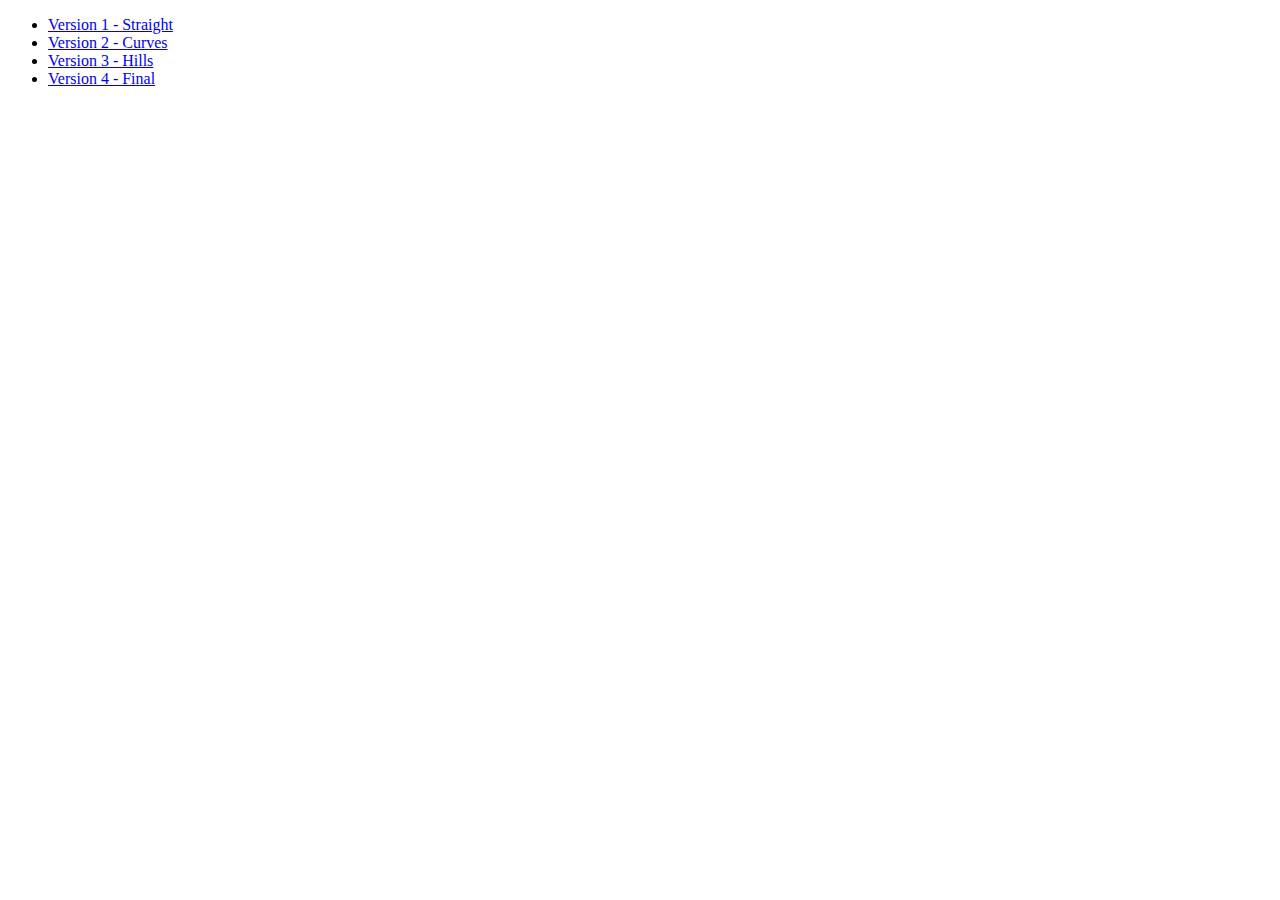
<file: Web D/racer-master/index.html>
<!DOCTYPE html> 
<html>
<head>
  <title>Javascript Racer</title>
  <meta http-equiv="Content-Type" content="text/html; charset=utf-8"/>
</head> 

<body> 

  <ul>
    <li><a href='v1.straight.html'>Version 1 - Straight</a></li>
    <li><a href='v2.curves.html'>Version 2 - Curves</a></li>
    <li><a href='v3.hills.html'>Version 3 - Hills</a></li>
    <li><a href='v4.final.html'>Version 4 - Final</a></li>
  </ul>

</body> 
</html>
</file>
<file: CountdownTimer/style.css>
html {
  box-sizing: border-box;
  font-size: 10px;
  background: #8E24AA;
  background: linear-gradient(45deg,  #42a5f5 0%,#478ed1 50%,#0d47a1 100%);
}

*, *:before, *:after {
  box-sizing: inherit;
}

body {
  margin: 0;
  text-align: center;
  font-family: 'Inconsolata', monospace;
}

.display__time-left {
  font-weight: 100;
  font-size: 20rem;
  margin: 0;
  color: white;
  text-shadow: 4px 4px 0 rgba(0,0,0,0.05);
}

.timer {
  display: flex;
  min-height: 100vh;
  flex-direction: column;
}

.timer__controls {
  display: flex;
}

.timer__controls > * {
  flex: 1;
}

.timer__controls form {
  flex: 1;
  display: flex;
}

.timer__controls input {
  flex: 1;
  border: 0;
  padding: 2rem;
}

.timer__button {
  background: none;
  border: 0;
  cursor: pointer;
  color: white;
  font-size: 2rem;
  text-transform: uppercase;
  background: rgba(0,0,0,0.1);
  border-bottom: 3px solid rgba(0,0,0,0.2);
  border-right: 1px solid rgba(0,0,0,0.2);
  padding: 1rem;
  font-family: 'Inconsolata', monospace;
}

.timer__button:hover,
.timer__button:focus {
  background: rgba(0,0,0,0.2);
  outline: 0;
}

.display {
  flex: 1;
  display: flex;
  flex-direction: column;
  align-items: center;
  justify-content: center;
}

.display__end-time {
  font-size: 4rem;
  color: white;
}
</file>
<file: maze_game/cascading.css>
@import url("https://fonts.googleapis.com/css?family=Source+Sans+Pro");

* {
  background-repeat: no-repeat;
  box-sizing: border-box;
  outline: 0;
  -webkit-user-select: none;
     -moz-user-select: none;
      -ms-user-select: none;
          user-select: none;
}
*:before, *:after {
  background-repeat: no-repeat;
  box-sizing: border-box;
  outline: 0;
}

html, body, .wrapper {
  align-items: center;
  background-color: #12798e;
  display: grid;
  font-family: "Source Sans Pro", sans-serif;
  height: 100vh;
  justify-content: center;
  margin: 0;
  overflow: hidden;
  padding: 0;
  width: 100vw;
}

.wrapper:hover .gameover {
  display: none;
}

@media (max-width: 767px) {
  .mobile {
    display: grid;
    background-color: #fff;
    border: solid 1px black;
    box-shadow: 0 0 15px 5px rgba(0, 0, 0, 0.5);
    flex-direction: column;
    left: 50%;
    max-width: 200px;
    padding: 20px;
    position: absolute;
    top: 50%;
    transform: translate(-50%, -50%);
  }

  .instruction,
.game {
    display: none;
  }
}
@media (min-width: 768px) {
  .mobile {
    display: none;
  }

  .instruction {
    display: flex;
  }

  .game {
    height: 400px;
    width: 400px;
    display: grid;
    left: 50%;
    position: absolute;
    top: 50%;
    transform: translate3d(-50%, -50%, 0);
  }

  .gameover {
    align-items: center;
    align-content: center;
    background-color: rgba(0, 0, 0, 0.7);
    color: white;
    display: none;
    font-size: 24px;
    flex-wrap: wrap;
    height: 100%;
    justify-content: center;
    position: absolute;
    text-align: center;
    text-shadow: 1px 1px 2px black;
    width: 100%;
    -webkit-user-select: none;
       -moz-user-select: none;
        -ms-user-select: none;
            user-select: none;
  }
  .gameover:hover {
    display: flex;
  }
  .gameover .line {
    transform: perspective(100rem) rotateZ(45deg);
  }

  .finish {
    align-items: center;
    align-content: center;
    background-color: black;
    bottom: -120px;
    color: white;
    cursor: default;
    display: flex;
    opacity: 0;
    font-size: 16px;
    flex-wrap: wrap;
    height: 120px;
    justify-content: center;
    position: absolute;
    pointer-events: none;
    text-align: center;
    width: 100%;
    z-index: 10;
  }
  .finish:hover {
    display: flex;
    opacity: 1;
    pointer-events: all;
  }
  .finish:hover + .gameover {
    display: none !important;
  }

  .maze {
    height: 400px;
    width: 400px;
    background-color: #d03d3c;
    border: solid 1px #d03d3c;
    display: grid;
    left: 50%;
    opacity: 0;
    pointer-events: all;
    position: absolute;
    top: 50%;
    transform: perspective(100rem) translate3d(-50%, -50%, 0) rotateZ(-45deg);
    transition: opacity 0.3s;
    -webkit-user-select: none;
       -moz-user-select: none;
        -ms-user-select: none;
            user-select: none;
  }
  .maze:before, .maze:after {
    content: "";
    display: block;
    position: absolute;
    pointer-events: none;
  }
  .maze:before {
    height: 100%;
    width: 30px;
    background-color: #5d1716;
    transform: skewy(-45deg);
    transform-origin: 100% 100%;
    top: 0;
    left: -30px;
  }
  .maze:after {
    height: 30px;
    width: 100%;
    background-color: #862120;
    transform: skewX(-45deg);
    transform-origin: 0% 0%;
    top: 100%;
  }
  .maze--1 {
    opacity: 1;
    grid-template-columns: repeat(5, 1fr);
    grid-template-rows: repeat(5, 1fr);
    transition: opacity 0.3s;
    z-index: 5;
  }
  .maze--1 .path--1 {
    grid-column-start: 3;
    grid-column-end: 4;
    grid-row-start: 1;
    grid-row-end: 4;
  }
  .maze--1 .path--1:before {
    height: 10px;
    left: 0;
    top: -1px;
    width: 100%;
  }
  .maze--1 .path--finish {
    grid-column-start: 3;
    grid-column-end: 4;
    grid-row-start: 4;
    grid-row-end: 5;
  }
  .maze--1 .path--end {
    grid-column-start: 3;
    grid-column-end: 4;
    grid-row-start: 5;
    grid-row-end: 6;
  }
  .maze--2 {
    grid-template-columns: repeat(10, 1fr);
    grid-template-rows: repeat(10, 1fr);
  }
  .maze--2 .path--1 {
    grid-column-start: 1;
    grid-column-end: 10;
    grid-row-start: 2;
    grid-row-end: 3;
  }
  .maze--2 .path--1:before {
    height: 100%;
    top: 0;
    left: -1px;
    width: 10px;
  }
  .maze--2 .path--2 {
    grid-column-start: 9;
    grid-column-end: 10;
    grid-row-start: 3;
    grid-row-end: 5;
  }
  .maze--2 .path--3 {
    grid-column-start: 2;
    grid-column-end: 10;
    grid-row-start: 5;
    grid-row-end: 6;
  }
  .maze--2 .path--4 {
    grid-column-start: 2;
    grid-column-end: 3;
    grid-row-start: 6;
    grid-row-end: 10;
  }
  .maze--2 .path--5 {
    grid-column-start: 2;
    grid-column-end: 9;
    grid-row-start: 9;
    grid-row-end: 10;
  }
  .maze--2 .path--finish {
    grid-column-start: 9;
    grid-column-end: 10;
    grid-row-start: 9;
    grid-row-end: 10;
  }
  .maze--2 .path--end {
    grid-column-start: 9;
    grid-column-end: 10;
    grid-row-start: 10;
    grid-row-end: 11;
  }
  .maze--3 {
    grid-template-columns: repeat(20, 1fr);
    grid-template-rows: repeat(20, 1fr);
  }
  .maze--3 .path--1 {
    grid-column-start: 1;
    grid-column-end: 19;
    grid-row-start: 2;
    grid-row-end: 2;
  }
  .maze--3 .path--1:before {
    height: 100%;
    top: 0;
    left: -1px;
    width: 10px;
  }
  .maze--3 .path--2 {
    grid-column-start: 19;
    grid-column-end: 19;
    grid-row-start: 2;
    grid-row-end: 11;
  }
  .maze--3 .path--3 {
    grid-column-start: 2;
    grid-column-end: 19;
    grid-row-start: 10;
    grid-row-end: 11;
  }
  .maze--3 .path--4 {
    grid-column-start: 2;
    grid-column-end: 3;
    grid-row-start: 11;
    grid-row-end: 13;
  }
  .maze--3 .path--5 {
    grid-column-start: 3;
    grid-column-end: 20;
    grid-row-start: 12;
    grid-row-end: 13;
  }
  .maze--3 .path--6 {
    grid-column-start: 19;
    grid-column-end: 20;
    grid-row-start: 12;
    grid-row-end: 20;
  }
  .maze--3 .path--7 {
    grid-column-start: 3;
    grid-column-end: 20;
    grid-row-start: 19;
    grid-row-end: 20;
  }
  .maze--3 .path--finish {
    grid-column-start: 2;
    grid-column-end: 3;
    grid-row-start: 19;
    grid-row-end: 20;
  }
  .maze--3 .path--end {
    grid-column-start: 2;
    grid-column-end: 3;
    grid-row-start: 20;
    grid-row-end: 21;
  }
  .maze--4 {
    grid-template-columns: repeat(25, 1fr);
    grid-template-rows: repeat(25, 1fr);
  }
  .maze--4 .path--1 {
    grid-column-start: 4;
    grid-column-end: 5;
    grid-row-start: 1;
    grid-row-end: 16;
  }
  .maze--4 .path--1:before {
    height: 10px;
    top: -1px;
    left: 0;
    width: 100%;
  }
  .maze--4 .path--2 {
    grid-column-start: 4;
    grid-column-end: 15;
    grid-row-start: 16;
    grid-row-end: 17;
  }
  .maze--4 .path--3 {
    grid-column-start: 14;
    grid-column-end: 15;
    grid-row-start: 2;
    grid-row-end: 16;
  }
  .maze--4 .path--4 {
    grid-column-start: 15;
    grid-column-end: 17;
    grid-row-start: 2;
    grid-row-end: 3;
  }
  .maze--4 .path--5 {
    grid-column-start: 16;
    grid-column-end: 17;
    grid-row-start: 3;
    grid-row-end: 24;
  }
  .maze--4 .path--finish {
    grid-column-start: 16;
    grid-column-end: 17;
    grid-row-start: 24;
    grid-row-end: 25;
  }
  .maze--4 .path--end {
    grid-column-start: 16;
    grid-column-end: 17;
    grid-row-start: 25;
    grid-row-end: 26;
  }
  .maze--5 {
    grid-template-columns: repeat(40, 1fr);
    grid-template-rows: repeat(40, 1fr);
  }
  .maze--5 .path--1 {
    grid-column-start: 2;
    grid-column-end: 41;
    grid-row-start: 2;
    grid-row-end: 3;
  }
  .maze--5 .path--1:before {
    height: 100%;
    top: 0;
    right: -1px;
    width: 10px;
  }
  .maze--5 .path--2 {
    grid-column-start: 2;
    grid-column-end: 3;
    grid-row-start: 3;
    grid-row-end: 20;
  }
  .maze--5 .path--3 {
    grid-column-start: 2;
    grid-column-end: 40;
    grid-row-start: 20;
    grid-row-end: 21;
  }
  .maze--5 .path--4 {
    grid-column-start: 39;
    grid-column-end: 40;
    grid-row-start: 21;
    grid-row-end: 40;
  }
  .maze--5 .path--5 {
    grid-column-start: 3;
    grid-column-end: 39;
    grid-row-start: 39;
    grid-row-end: 40;
  }
  .maze--5 .path--finish {
    grid-column-start: 2;
    grid-column-end: 3;
    grid-row-start: 39;
    grid-row-end: 40;
  }
  .maze--5 .path--finish:hover + .finish {
    opacity: 1;
    pointer-events: all;
  }
  .maze--5 .finish {
    bottom: 0;
    height: 100%;
    font-size: 24px;
    top: 0;
  }
  .maze--5 .finish .line {
    display: flex;
    flex-wrap: wrap;
    justify-content: center;
  }
  .maze--5 .finish:hover {
    opacity: 1;
    pointer-events: all;
  }
  .maze:hover {
    cursor: not-allowed;
  }
  .maze:hover .gameover {
    display: flex;
  }
  .maze .path {
    background-color: #fff;
    cursor: default;
    position: relative;
  }
  .maze .path:first-child:before {
    background-color: #37c87b;
    content: "";
    display: block;
    position: absolute;
  }
  .maze .path:hover ~ .gameover {
    display: none;
  }
  .maze .path--finish:hover ~ .path--end {
    height: 100%;
    opacity: 1;
    transition: all 0.3s;
  }
  .maze .path--end {
    height: 0;
    width: 100%;
    opacity: 0;
    transition: opacity 0.3s, height 0.3s;
  }
  .maze .path--end:hover {
    height: 100%;
    opacity: 1;
    transition: all 0.3s;
  }
  .maze .path--end:hover ~ .finish {
    display: flex;
    opacity: 1;
    pointer-events: all;
  }

  .step {
    height: 0;
    width: 0;
    left: 0;
    position: absolute;
    top: 0;
    visibility: hidden;
  }
  .step:checked + .maze {
    opacity: 0 !important;
    pointer-events: none !important;
    transition: opacity 0.3s;
  }
  .step:checked + .maze + .step + .maze {
    opacity: 1;
    pointer-events: all;
    transition: opacity 0.3s 0.3s;
    z-index: 5;
  }

  .line {
    padding: 0 30px;
    width: 100%;
  }
  .line label {
    cursor: pointer;
    font-weight: bold;
    text-decoration: underline;
  }

  .upper {
    text-transform: uppercase;
  }
}
.instruction {
  background-color: #fff;
  border: solid 1px black;
  box-shadow: 0 0 15px 5px rgba(0, 0, 0, 0.5);
  flex-direction: column;
  left: 10px;
  max-width: 200px;
  padding: 20px;
  position: absolute;
  top: 10px;
}
.instruction .line {
  padding: 0;
}

.line {
  margin-bottom: 10px;
}

.title {
  font-size: 24px;
}

.tweet {
  background-color: #1da1f2;
  border: solid 1px #1da1f2;
  border-radius: 15px;
  color: white;
  font-size: 16px;
  margin-top: 20px;
  padding: 10px 20px;
  text-decoration: none;
}

footer {
  background-color: #158ca5;
  bottom: 0;
  box-shadow: 0px 0px 10px 5px rgba(0, 0, 0, 0.5);
  color: white;
  display: flex;
  justify-content: space-around;
  left: 0;
  padding: 15px;
  position: fixed;
  right: 0;
}
footer a {
  color: white;
}
footer .center {
  justify-content: center;
}
</file>
<file: WebDevelopment/style.css>
html {
  box-sizing: border-box;
  font-size: 10px;
  background: #ffc600;
}

*,
*:before,
*:after {
  box-sizing: inherit;
}

body {
  padding: 0;
  margin: 0;
  font-family: "Amatic SC", cursive;
}

h1 {
  text-align: center;
  font-size: 10rem;
  line-height: 1;
  margin-bottom: 0;
}

.score {
  background: rgba(255, 255, 255, 0.2);
  padding: 0 3rem;
  line-height: 1;
  border-radius: 1rem;
}

.game {
  width: 600px;
  height: 400px;
  display: flex;
  flex-wrap: wrap;
  margin: 0 auto;
}

.hole {
  flex: 1 0 33.33%;
  overflow: hidden;
  position: relative;
}

.hole:after {
  display: block;
  background: url(dirt.svg) bottom center no-repeat;
  background-size: contain;
  content: "";
  width: 100%;
  height: 70px;
  position: absolute;
  z-index: 2;
  bottom: -30px;
}

.mole {
  background: url("mole.svg") bottom center no-repeat;
  background-size: 60%;
  position: absolute;
  top: 100%;
  width: 100%;
  height: 100%;
  transition: all 0.4s;
}

.hole.up .mole {
  top: 0;
}
.button_style {
  font-size: 25px;
  display: flex;
  justify-content: center;
}
</file>
<file: Website Project/assets/css/templatemo-space-dynamic.css>
/* 

TemplateMo 562 Space Dynamic

https://templatemo.com/tm-562-space-dynamic

*/

/* ---------------------------------------------
Table of contents
------------------------------------------------
01. font & reset css
02. reset
03. global styles
04. header
05. banner
06. features
07. testimonials
08. contact
09. footer
10. preloader
11. search
12. portfolio

--------------------------------------------- */
/* 
---------------------------------------------
font & reset css
--------------------------------------------- 
*/
@import url('https://fonts.googleapis.com/css2?family=Poppins:wght@100;200;300;400;500;600;700;800;900&display=swap');
/* 
---------------------------------------------
reset
--------------------------------------------- 
*/
html, body, div, span, applet, object, iframe, h1, h2, h3, h4, h5, h6, p, blockquote, div
pre, a, abbr, acronym, address, big, cite, code, del, dfn, em, font, img, ins, kbd, q,
s, samp, small, strike, strong, sub, sup, tt, var, b, u, i, center, dl, dt, dd, ol, ul, li,
figure, header, nav, section, article, aside, footer, figcaption {
  margin: 0;
  padding: 0;
  border: 0;
  outline: 0;
}

/* clear fix */
.grid:after {
  content: '';
  display: block;
  clear: both;
}

/* ---- .grid-item ---- */

.grid-sizer,
.grid-item {
  width: 50%;
}

.grid-item {
  float: left;
}

.grid-item img {
  display: block;
  max-width: 100%;
}

.clearfix:after {
  content: ".";
  display: block;
  clear: both;
  visibility: hidden;
  line-height: 0;
  height: 0;
}

.clearfix {
  display: inline-block;
}

html[xmlns] .clearfix {
  display: block;
}

* html .clearfix {
  height: 1%;
}

ul, li {
  padding: 0;
  margin: 0;
  list-style: none;
}

header, nav, section, article, aside, footer, hgroup {
  display: block;
}

* {
  box-sizing: border-box;
}

html, body {
  font-family: 'Poppins', sans-serif;
  font-weight: 400;
  background-color: #fff;
  -ms-text-size-adjust: 100%;
  -webkit-font-smoothing: antialiased;
  -moz-osx-font-smoothing: grayscale;
}

a {
  text-decoration: none !important;
}

h1, h2, h3, h4, h5, h6 {
  margin-top: 0px;
  margin-bottom: 0px;
}

ul {
  margin-bottom: 0px;
}

p {
  font-size: 15px;
  line-height: 30px;
  color: #2a2a2a;
}

img {
  width: 100%;
  overflow: hidden;
}

/* 
---------------------------------------------
global styles
--------------------------------------------- 
*/
html,
body {
  background: #fff;
  font-family: 'Poppins', sans-serif;
}

::selection {
  background: #03a4ed;
  color: #fff;
}

::-moz-selection {
  background: #03a4ed;
  color: #fff;
}

@media (max-width: 991px) {
  html, body {
    overflow-x: hidden;
  }
  .mobile-top-fix {
    margin-top: 30px;
    margin-bottom: 0px;
  }
  .mobile-bottom-fix {
    margin-bottom: 30px;
  }
  .mobile-bottom-fix-big {
    margin-bottom: 60px;
  }
}

.page-section {
  margin-top: 120px;
}

.section-heading h2 {
  font-size: 30px;
  text-transform: capitalize;
  color: #2a2a2a;
  font-weight: 700;
  letter-spacing: 0.25px;
  position: relative;
  z-index: 2;
  line-height: 44px;
}

.section-heading h2 em {
  font-style: normal;
  color: #03a4ed;
}

.section-heading h2 span {
  color: #fe3f40;
}

.main-blue-button a {
  display: inline-block;
  background-color: #03a4ed;
  font-size: 15px;
  font-weight: 400;
  color: #fff;
  text-transform: capitalize;
  padding: 12px 25px;
  border-radius: 23px;
  letter-spacing: 0.25px;
}

.main-red-button a {
  display: inline-block;
  background-color: #fe3f40;
  font-size: 15px;
  font-weight: 400;
  color: #fff;
  text-transform: capitalize;
  padding: 12px 25px;
  border-radius: 23px;
  letter-spacing: 0.25px;
}

.main-white-button a {
  display: inline-block;
  background-color: #fff;
  font-size: 15px;
  font-weight: 400;
  color: #fe3f40;
  text-transform: capitalize;
  padding: 12px 25px;
  border-radius: 23px;
  letter-spacing: 0.25px;
}

/* 
---------------------------------------------
header
--------------------------------------------- 
*/

.background-header {
  background-color: #fff!important;
  height: 80px!important;
  position: fixed!important;
  top: 0px;
  left: 0px;
  right: 0px;
  box-shadow: 0px 0px 10px rgba(0,0,0,0.15)!important;
}

.background-header .logo,
.background-header .main-nav .nav li a {
  color: #1e1e1e!important;
}

.background-header .main-nav .nav li:hover a {
  color: #fe3f40!important;
}

.background-header .nav li a.active {
  color: #fe3f40!important;
}

.header-area {
  background-color: #fafafa;
  position: absolute;
  top: 0px;
  left: 0px;
  right: 0px;
  z-index: 100;
  height: 100px;
  -webkit-transition: all .5s ease 0s;
  -moz-transition: all .5s ease 0s;
  -o-transition: all .5s ease 0s;
  transition: all .5s ease 0s;
}

.header-area .main-nav {
  min-height: 80px;
  background: transparent;
}

.header-area .main-nav .logo {
  line-height: 100px;
  color: #fff;
  font-size: 24px;
  font-weight: 700;
  text-transform: uppercase;
  letter-spacing: 2px;
  float: left;
  -webkit-transition: all 0.3s ease 0s;
  -moz-transition: all 0.3s ease 0s;
  -o-transition: all 0.3s ease 0s;
  transition: all 0.3s ease 0s;
}

.header-area .main-nav .logo h4 {
    font-size: 24px;
    font-weight: 700;
    text-transform: uppercase;
    color: #03a4ed;
    line-height: 100px;
    float: left;
    -webkit-transition: all 0.3s ease 0s;
    -moz-transition: all 0.3s ease 0s;
    -o-transition: all 0.3s ease 0s;
    transition: all 0.3s ease 0s;
}

.logo h4 span {
  color: #fe3f40;
}

.background-header .main-nav .logo h4 {
  line-height: 80px;
}

.background-header .main-nav .nav {
  margin-top: 20px !important;
}

.header-area .main-nav .nav {
  float: right;
  margin-top: 30px;
  margin-right: 0px;
  background-color: transparent;
  -webkit-transition: all 0.3s ease 0s;
  -moz-transition: all 0.3s ease 0s;
  -o-transition: all 0.3s ease 0s;
  transition: all 0.3s ease 0s;
  position: relative;
  z-index: 999;
}

.header-area .main-nav .nav li {
  padding-left: 20px;
  padding-right: 20px;
}

.header-area .main-nav .nav li:last-child {
  padding-right: 0px;
  padding-left: 40px;
}

.header-area .main-nav .nav li:last-child a ,
.background-header .main-nav .nav li:last-child a {
  color: #fff !important;
  padding: 0px 20px;
  font-weight: 400;
}

.header-area .main-nav .nav li:last-child a:hover,
.header-area .main-nav .nav li:last-child a.active {
  color: #fff !important;
}

.header-area .main-nav .nav li a {
  display: block;
  font-weight: 500;
  font-size: 15px;
  color: #2a2a2a;
  text-transform: capitalize;
  -webkit-transition: all 0.3s ease 0s;
  -moz-transition: all 0.3s ease 0s;
  -o-transition: all 0.3s ease 0s;
  transition: all 0.3s ease 0s;
  height: 40px;
  line-height: 40px;
  border: transparent;
  letter-spacing: 1px;
}

.header-area .main-nav .nav li a {
  color: #2a2a2a;
}

.header-area .main-nav .nav li:hover a,
.header-area .main-nav .nav li a.active {
  color: #fe3f40!important;
}

.background-header .main-nav .nav li:hover a,
.background-header .main-nav .nav li a.active {
  color: #fe3f40!important;
  opacity: 1;
}

.header-area .main-nav .nav li:last-child a:hover ,
.background-header .main-nav .nav li:last-child a:hover {
  background-color: #03a4ed;
}

.header-area .main-nav .nav li.submenu {
  position: relative;
  padding-right: 30px;
}

.header-area .main-nav .nav li.submenu:after {
  font-family: FontAwesome;
  content: "\f107";
  font-size: 12px;
  color: #2a2a2a;
  position: absolute;
  right: 18px;
  top: 12px;
}

.background-header .main-nav .nav li.submenu:after {
  color: #2a2a2a;
}

.header-area .main-nav .nav li.submenu ul {
  position: absolute;
  width: 200px;
  box-shadow: 0 2px 28px 0 rgba(0, 0, 0, 0.06);
  overflow: hidden;
  top: 50px;
  opacity: 0;
  transform: translateY(+2em);
  visibility: hidden;
  z-index: -1;
  transition: all 0.3s ease-in-out 0s, visibility 0s linear 0.3s, z-index 0s linear 0.01s;
}

.header-area .main-nav .nav li.submenu ul li {
  margin-left: 0px;
  padding-left: 0px;
  padding-right: 0px;
}

.header-area .main-nav .nav li.submenu ul li a {
  opacity: 1;
  display: block;
  background: #f7f7f7;
  color: #2a2a2a!important;
  padding-left: 20px;
  height: 40px;
  line-height: 40px;
  -webkit-transition: all 0.3s ease 0s;
  -moz-transition: all 0.3s ease 0s;
  -o-transition: all 0.3s ease 0s;
  transition: all 0.3s ease 0s;
  position: relative;
  font-size: 13px;
  font-weight: 400;
  border-bottom: 1px solid #eee;
}

.header-area .main-nav .nav li.submenu ul li a:hover {
  background: #fff;
  color: #fe3f40!important;
  padding-left: 25px;
}

.header-area .main-nav .nav li.submenu ul li a:hover:before {
  width: 3px;
}

.header-area .main-nav .nav li.submenu:hover ul {
  visibility: visible;
  opacity: 1;
  z-index: 1;
  transform: translateY(0%);
  transition-delay: 0s, 0s, 0.3s;
}

.header-area .main-nav .menu-trigger {
  cursor: pointer;
  display: block;
  position: absolute;
  top: 33px;
  width: 32px;
  height: 40px;
  text-indent: -9999em;
  z-index: 99;
  right: 40px;
  display: none;
}

.background-header .main-nav .menu-trigger {
  top: 23px;
}

.header-area .main-nav .menu-trigger span,
.header-area .main-nav .menu-trigger span:before,
.header-area .main-nav .menu-trigger span:after {
  -moz-transition: all 0.4s;
  -o-transition: all 0.4s;
  -webkit-transition: all 0.4s;
  transition: all 0.4s;
  background-color: #1e1e1e;
  display: block;
  position: absolute;
  width: 30px;
  height: 2px;
  left: 0;
}

.background-header .main-nav .menu-trigger span,
.background-header .main-nav .menu-trigger span:before,
.background-header .main-nav .menu-trigger span:after {
  background-color: #1e1e1e;
}

.header-area .main-nav .menu-trigger span:before,
.header-area .main-nav .menu-trigger span:after {
  -moz-transition: all 0.4s;
  -o-transition: all 0.4s;
  -webkit-transition: all 0.4s;
  transition: all 0.4s;
  background-color: #1e1e1e;
  display: block;
  position: absolute;
  width: 30px;
  height: 2px;
  left: 0;
  width: 75%;
}

.background-header .main-nav .menu-trigger span:before,
.background-header .main-nav .menu-trigger span:after {
  background-color: #1e1e1e;
}

.header-area .main-nav .menu-trigger span:before,
.header-area .main-nav .menu-trigger span:after {
  content: "";
}

.header-area .main-nav .menu-trigger span {
  top: 16px;
}

.header-area .main-nav .menu-trigger span:before {
  -moz-transform-origin: 33% 100%;
  -ms-transform-origin: 33% 100%;
  -webkit-transform-origin: 33% 100%;
  transform-origin: 33% 100%;
  top: -10px;
  z-index: 10;
}

.header-area .main-nav .menu-trigger span:after {
  -moz-transform-origin: 33% 0;
  -ms-transform-origin: 33% 0;
  -webkit-transform-origin: 33% 0;
  transform-origin: 33% 0;
  top: 10px;
}

.header-area .main-nav .menu-trigger.active span,
.header-area .main-nav .menu-trigger.active span:before,
.header-area .main-nav .menu-trigger.active span:after {
  background-color: transparent;
  width: 100%;
}

.header-area .main-nav .menu-trigger.active span:before {
  -moz-transform: translateY(6px) translateX(1px) rotate(45deg);
  -ms-transform: translateY(6px) translateX(1px) rotate(45deg);
  -webkit-transform: translateY(6px) translateX(1px) rotate(45deg);
  transform: translateY(6px) translateX(1px) rotate(45deg);
  background-color: #1e1e1e;
}

.background-header .main-nav .menu-trigger.active span:before {
  background-color: #1e1e1e;
}

.header-area .main-nav .menu-trigger.active span:after {
  -moz-transform: translateY(-6px) translateX(1px) rotate(-45deg);
  -ms-transform: translateY(-6px) translateX(1px) rotate(-45deg);
  -webkit-transform: translateY(-6px) translateX(1px) rotate(-45deg);
  transform: translateY(-6px) translateX(1px) rotate(-45deg);
  background-color: #1e1e1e;
}

.background-header .main-nav .menu-trigger.active span:after {
  background-color: #1e1e1e;
}

.header-area.header-sticky {
  min-height: 80px;
}

.header-area .nav {
  margin-top: 30px;
}

.header-area.header-sticky .nav li a.active {
  color: #fe3f40;
}

@media (max-width: 1200px) {
  .header-area .main-nav .nav li {
    padding-left: 12px;
    padding-right: 12px;
  }
  .header-area .main-nav:before {
    display: none;
  }
}

@media (max-width: 992px) {
  .header-area .main-nav .nav li:last-child  ,
  .background-header .main-nav .nav li:last-child {
    display: none;
  }
  .header-area .main-nav .nav li:nth-child(6),
  .background-header .main-nav .nav li:nth-child(6) {
    padding-right: 0px;
  }
}

@media (max-width: 767px) {
  .background-header .main-nav .nav {
    margin-top: 80px !important;
  }
  .header-area .main-nav .logo {
    color: #1e1e1e;
  }
  .header-area.header-sticky .nav li a:hover,
  .header-area.header-sticky .nav li a.active {
    color: #fe3f40!important;
    opacity: 1;
  }
  .header-area.header-sticky .nav li.search-icon a {
    width: 100%;
  }
  .header-area {
    background-color: #f7f7f7;
    padding: 0px 15px;
    height: 100px;
    box-shadow: none;
    text-align: center;
  }
  .header-area .container {
    padding: 0px;
  }
  .header-area .logo {
    margin-left: 30px;
  }
  .header-area .menu-trigger {
    display: block !important;
  }
  .header-area .main-nav {
    overflow: hidden;
  }
  .header-area .main-nav .nav {
    float: none;
    width: 100%;
    display: none;
    -webkit-transition: all 0s ease 0s;
    -moz-transition: all 0s ease 0s;
    -o-transition: all 0s ease 0s;
    transition: all 0s ease 0s;
    margin-left: 0px;
  }
  .background-header .nav {
    margin-top: 80px;
  }
  .header-area .main-nav .nav li:first-child {
    border-top: 1px solid #eee;
  }
  .header-area.header-sticky .nav {
    margin-top: 100px;
  }
  .header-area .main-nav .nav li {
    width: 100%;
    background: #fff;
    border-bottom: 1px solid #e7e7e7;
    padding-left: 0px !important;
    padding-right: 0px !important;
  }
  .header-area .main-nav .nav li a {
    height: 50px !important;
    line-height: 50px !important;
    padding: 0px !important;
    border: none !important;
    background: #f7f7f7 !important;
    color: #191a20 !important;
  }
  .header-area .main-nav .nav li a:hover {
    background: #eee !important;
    color: #fe3f40!important;
  }
  .header-area .main-nav .nav li.submenu ul {
    position: relative;
    visibility: inherit;
    opacity: 1;
    z-index: 1;
    transform: translateY(0%);
    transition-delay: 0s, 0s, 0.3s;
    top: 0px;
    width: 100%;
    box-shadow: none;
    height: 0px;
  }
  .header-area .main-nav .nav li.submenu ul li a {
    font-size: 12px;
    font-weight: 400;
  }
  .header-area .main-nav .nav li.submenu ul li a:hover:before {
    width: 0px;
  }
  .header-area .main-nav .nav li.submenu ul.active {
    height: auto !important;
  }
  .header-area .main-nav .nav li.submenu:after {
    color: #3B566E;
    right: 25px;
    font-size: 14px;
    top: 15px;
  }
  .header-area .main-nav .nav li.submenu:hover ul, .header-area .main-nav .nav li.submenu:focus ul {
    height: 0px;
  }
}

@media (min-width: 767px) {
  .header-area .main-nav .nav {
    display: flex !important;
  }
}

/* 
---------------------------------------------
preloader
--------------------------------------------- 
*/

.js-preloader {
    position: fixed;
    top: 0;
    left: 0;
    right: 0;
    bottom: 0;
    background-color: #fff;
    display: -webkit-box;
    display: flex;
    -webkit-box-align: center;
    align-items: center;
    -webkit-box-pack: center;
    justify-content: center;
    opacity: 1;
    visibility: visible;
    z-index: 9999;
    -webkit-transition: opacity 0.25s ease;
    transition: opacity 0.25s ease;
}

.js-preloader.loaded {
    opacity: 0;
    visibility: hidden;
    pointer-events: none;
}

@-webkit-keyframes dot {
    50% {
        -webkit-transform: translateX(96px);
        transform: translateX(96px);
    }
}

@keyframes dot {
    50% {
        -webkit-transform: translateX(96px);
        transform: translateX(96px);
    }
}

@-webkit-keyframes dots {
    50% {
        -webkit-transform: translateX(-31px);
        transform: translateX(-31px);
    }
}

@keyframes dots {
    50% {
        -webkit-transform: translateX(-31px);
        transform: translateX(-31px);
    }
}

.preloader-inner {
    position: relative;
    width: 142px;
    height: 40px;
    background: #fff;
}

.preloader-inner .dot {
    position: absolute;
    width: 16px;
    height: 16px;
    top: 12px;
    left: 15px;
    background: #fe3f40;
    border-radius: 50%;
    -webkit-transform: translateX(0);
    transform: translateX(0);
    -webkit-animation: dot 2.8s infinite;
    animation: dot 2.8s infinite;
}

.preloader-inner .dots {
    -webkit-transform: translateX(0);
    transform: translateX(0);
    margin-top: 12px;
    margin-left: 31px;
    -webkit-animation: dots 2.8s infinite;
    animation: dots 2.8s infinite;
}

.preloader-inner .dots span {
    display: block;
    float: left;
    width: 16px;
    height: 16px;
    margin-left: 16px;
    background: #fe3f40;
    border-radius: 50%;
}



/* 
---------------------------------------------
Banner Style
--------------------------------------------- 
*/

.main-banner {
  background-repeat: no-repeat;
  background-position: center center;
  background-size: cover;
  padding: 226px 0px 120px 0px;
  position: relative;
  overflow: hidden;
}

.main-banner:after {
  content: '';
  background-image: url(../images/baner-dec-left.png);
  background-repeat: no-repeat;
  position: absolute;
  left: 0;
  top: 100px;
  width: 193px;
  height: 467px;
}

.main-banner:before {
  content: '';
  background-image: url(../images/baner-dec-right.png);
  background-repeat: no-repeat;
  position: absolute;
  right: 0;
  top: 100px;
  width: 98px;
  height: 290px;
}

.main-banner .left-content {
  margin-right: 45px;
}

.main-banner .left-content h6 {
  text-transform: uppercase;
  font-size: 18px;
  color: #fe3f40;
  margin-bottom: 15px;
}

.main-banner .left-content h2 {
  font-size: 50px;
  font-weight: 700;
  color: #2a2a2a;
  line-height: 72px;
}

.main-banner .left-content h2 em {
  color: #03a4ed;
  font-style: normal;
}

.main-banner .left-content h2 span {
  color: #fe3f40;
}

.main-banner .left-content p {
  margin: 20px 0px;
}

.main-banner .left-content form {
  margin-top: 30px;
  width: 470px;
  height: 66px;
  position: relative;
}

.main-banner .left-content form button {
  position: absolute;
  right: 10px;
  top: 10px;
  display: inline-block;
  background-color: #fff;
  font-size: 15px;
  font-weight: 500;
  color: #fe3f40;
  text-transform: capitalize;
  padding: 12px 25px;
  border-radius: 23px;
  letter-spacing: 0.25px;
  outline: none;
  border: none;
}

.main-banner .left-content form input {
  width: 470px;
  height: 66px;
  background-color: #03a4ed;
  border-radius: 33px;
  border: none;
  outline: none;
  padding: 0px 25px;
  color: #fff;
  letter-spacing: 0.25px;
  font-size: 15px;
  font-weight: 300;
}

.main-banner .left-content form input::placeholder {
  color: #fff;
}



/* 
---------------------------------------------
About Us Style
--------------------------------------------- 
*/

#about {
  margin-top: 120px;
}

.about-us {
  background-image: url(../images/about-bg.png);
  background-repeat: no-repeat;
  background-position: center center;
  background-size: cover;
  padding: 140px 0px 120px 0px;
}

.about-us .left-image {
  margin-right: 45px;
}

.about-us .services .item {
  margin-bottom: 30px;
}

.about-us .services .item .icon {
  float: left;
  margin-right: 25px;
}

.about-us .services .item .icon img {
  max-width: 70px;
}

.about-us .services .item h4 {
  color: #fff;
  font-size: 20px;
  font-weight: 700;
  margin-bottom: 12px;
}

.about-us .services .item p {
  color: #fff;
}


/* 
---------------------------------------------
Services Style
--------------------------------------------- 
*/

.our-services {
  margin-top: 0px;
  padding-top: 120px;
}

.our-services .left-image {
  margin-right: 45px;
}

.our-services .section-heading h2 {
  margin-right: 100px;
}

.our-services .section-heading p {
  margin-top: 30px;
  margin-bottom: 60px;
}

.our-services .progress-skill-bar {
  margin-bottom: 30px;
  position: relative;
  width: 100%;
}

.our-services .progress-skill-bar span {
  position: absolute;
  top: 0;
  font-size: 18px;
  font-weight: 600;
  color: #03a4ed;
}

.our-services .first-bar span {
  left: 69%;
}

.our-services .second-bar span {
  left: 81%;
}

.our-services .third-bar span {
  left: 88%;
}

.our-services .progress-skill-bar h4 {
  font-size: 18px;
  font-weight: 700;
  color: #2a2a2a;
  margin-bottom: 14px;
}

.our-services .progress-skill-bar .full-bar {
  width: 100%;
  height: 6px;
  border-radius: 3px;
  background-color: #f7eff1;
  position: relative;
  z-index: 1;
}

.our-services .progress-skill-bar .filled-bar {
  background: rgb(255,77,30);
  background: linear-gradient(105deg, rgba(255,77,30,1) 0%, rgba(255,44,109,1) 100%);
  height: 6px;
  border-radius: 3px;
  margin-bottom: -6px;
  position: relative;
  z-index: 2;
}

.our-services .first-bar .filled-bar {
  width: 71%;
}

.our-services .second-bar .filled-bar {
  width: 83%;
}

.our-services .third-bar .filled-bar {
  width: 90%;
}


/* 
---------------------------------------------
Portfolio
--------------------------------------------- 
*/

.our-portfolio {
  padding-top: 120px;
  margin-top: 0px;
}

.our-portfolio .section-heading h2 {
  text-align: center;
  margin: 0px 90px 0px 90px;
  margin-bottom: 120px;
  position: relative;
  z-index: 1;
}

.our-portfolio .item {
  position: relative;
}

.our-portfolio .item:hover .hidden-content {
  top: -100px;
  opacity: 1;
  visibility: visible;
}

.our-portfolio .item:hover .showed-content {
  top: 90px;
}

.our-portfolio .hidden-content {
  background: rgb(255,77,30);
  background: linear-gradient(105deg, rgba(255,77,30,1) 0%, rgba(255,44,109,1) 100%);
  padding: 30px;
  border-radius: 20px;
  text-align: center;
  opacity: 0;
  top: 0;
  visibility: hidden;
  position: absolute;
  z-index: 2;
  transition: all 0.5s;
}

.our-portfolio .hidden-content:after {
  width: 20px;
  height: 20px;
  position: absolute;
  background: rgb(255,77,30);
  content: '';
  left: 50%;
  bottom: -8px;
  margin-left: -5px;
  transform: rotate(45deg);
  background: linear-gradient(105deg, rgba(255,52,69,1) 0%, rgba(255,51,78,1) 100%);
  z-index: -1;
}

.our-portfolio .hidden-content h4 {
  font-size: 20px;
  font-weight: 700;
  color: #fff;
  margin-bottom: 20px;
}

.our-portfolio .hidden-content p {
  color: #fff;
}

.our-portfolio .showed-content {
  top: 0px;
  position: relative;
  z-index: 3;
  background-color: #fff;
  text-align: center;
  padding: 50px;
  border-radius: 20px;
  box-shadow: 0px 0px 10px rgba(0,0,0,0.1);
  transition: all 0.5s;
}

.our-portfolio .showed-content img {
  max-width: 100px;
}


/* 
---------------------------------------------
Blog
--------------------------------------------- 
*/

.our-blog {
  position: relative;
  margin-top: 80px;
  padding-top: 120px;
}

.our-blog .section-heading h2 {
  margin-right: 180px;
}

.our-blog .top-dec {
  text-align: right;
  margin-top: -80px;
}

.our-blog .top-dec img {
  max-width: 270px;
}

.our-blog .left-image {
  position: relative;
}

.our-blog .left-image img {
  border-radius: 20px;
  box-shadow: 0px 0px 15px rgba(0,0,0,0.1);
}

.our-blog .left-image .info {
  position: relative;
}

.our-blog .left-image .info .inner-content {
  background-color: #fff;
  box-shadow: 0px 0px 15px rgba(0,0,0,0.1);
  border-radius: 20px;
  margin-right: 75px;
  position: absolute;
  margin-top: -100px;
  padding: 30px;
}

.our-blog .left-image ul li {
  display: inline-block;
  font-size: 15px;
  color: #afafaf;
  font-weight: 300;
  margin-right: 20px;
}

.our-blog .left-image ul li:last-child {
  margin-right: 0px;
}

.our-blog .left-image ul li i {
  color: #ff4d61;
  font-size: 16px;
  margin-right: 8px;
}

.our-blog .left-image h4 {
  font-size: 20px;
  font-weight: 700;
  color: #2a2a2a;
  margin: 20px 0px 15px 0px;
}

.our-blog .left-image .info .main-blue-button {
  position: absolute;
  bottom: -80px;
  left: 0;
}

.our-blog .right-list {
  margin-left: 30px;
}

.our-blog .right-list ul li {
  display: inline-flex;
  width: 100%;
  margin-bottom: 30px;
}

.our-blog .right-list .left-content {
  margin-right: 45px;
}

.our-blog .right-list .left-content span {
  font-size: 15px;
  color: #afafaf;
  font-weight: 300;
}

.our-blog .right-list .left-content span i {
  color: #ff4d61;
  font-size: 16px;
  margin-right: 8px;
}

.our-blog .right-list .left-content h4 {
  font-size: 20px;
  font-weight: 700;
  color: #2a2a2a;
  margin: 20px 0px 15px 0px;
}


.our-blog .right-list .right-image img {
  width: 250px;
  border-radius: 20px;
}


/* 
---------------------------------------------
contact
--------------------------------------------- 
*/

.contact-us {
  padding: 160px 0px;
  background-image: url(../images/contact-bg.png);
  background-repeat: no-repeat;
  background-position: center center;
  background-size: cover;
}

.contact-us .section-heading h2,
.contact-us .section-heading h2 em,
.contact-us .section-heading h2 span {
  color: #fff;
}

.contact-us .section-heading p {
  color: #fff;
  margin-top: 30px;
}

.phone-info {
  margin-top: 40px;
}

.phone-info h4 {
  font-size: 20px;
  font-weight: 700;
  color: #fff;
}

.phone-info h4 span i {
  width: 46px;
  height: 46px;
  display: inline-block;
  text-align: center;
  line-height: 46px;
  background-color: #fff;
  border-radius: 50%;
  color: #ff3b2c;
  font-size: 22px;
  margin-left: 30px;
  margin-right: 15px;
}

.phone-info h4 span a {
  color: #fff;
  font-size: 15px;
  font-weight: 400;
}

form#contact .contact-dec {
  position: absolute;
  right: -166px;
  bottom: 0;
}

form#contact .contact-dec img {
  max-width: 178px;
}

form#contact {
  margin-left: 30px;
  position: relative;
  background-color: #fff;
  padding: 60px 30px;
  border-radius: 20px;
}

form#contact input {
  width: 100%;
  height: 46px;
  border-radius: 33px;
  background-color: #d1f3ff;
  border: none;
  outline: none;
  font-size: 15px;
  font-weight: 300;
  color: #2a2a2a;
  padding: 0px 20px;
  margin-bottom: 20px;
}

form#contact input::placeholder {
  color: #2a2a2a;
}

form#contact textarea {
  width: 100%;
  min-width: 100%;
  max-width: 100%;
  max-height: 180px;
  min-height: 140px;
  height: 140px;
  border-radius: 20px;
  background-color: #d1f3ff;
  border: none;
  outline: none;
  font-size: 15px;
  font-weight: 300;
  color: #2a2a2a;
  padding: 15px 20px;
  margin-bottom: 20px;
}

form#contact textarea::placeholder {
  color: #2a2a2a;
}

form#contact button {
  display: inline-block;
  background-color: #03a4ed;
  font-size: 15px;
  font-weight: 400;
  color: #fff;
  text-transform: capitalize;
  padding: 12px 25px;
  border-radius: 23px;
  letter-spacing: 0.25px;
  border: none;
  outline: none;
  transition: all .3s;
}

form#contact button:hover {
  background-color: #fe3f40;
}


/* 
---------------------------------------------
Footer Style
--------------------------------------------- 
*/

footer p {
  text-align: center;
  margin: 30px 0px 45px 0px;
}

footer p a {
  color: #fe3f40;
}

/* 
---------------------------------------------
responsive
--------------------------------------------- 
*/

@media (max-width: 1645px) {
  form#contact .contact-dec {
    display: none;
  }
}

@media (max-width: 992px) {
  .main-banner {
    padding-top: 196px;
  }
  .main-banner .left-content {
    margin-right: 0px;
    text-align: center;
    margin-bottom: 45px;
  }
  .main-banner:after {
    top: 76px;
    z-index: -1;
  }
  .main-banner .left-content form,
  .main-banner .left-content form input {
    width: 100%!important;
  }
  #about {
    margin-top: 0px;
  }
  .about-us {
    position: relative;
    background-image: none;
    padding: 0px;
  }
  .about-us .left-image {
    margin-right: 0px;
    position: absolute;
    bottom: -220px;
    right: 0;
  }
  .about-us .services {
    text-align: center;
  }
  .about-us .services .item  {
    background: rgb(255,77,30);
    background: linear-gradient(105deg, rgba(255,77,30,1) 0%, rgba(255,44,109,1) 100%);
    padding: 30px;
    border-radius: 20px;
    display: inline-block;
  }
  .about-us .services .item .right-text {
    text-align: left;
  }
  .our-services {
    margin-top: 200px;
  }
  .our-services .left-image {
    margin-right: 0px;
    margin-bottom: 45px;
  }
  .our-services .section-heading h2,
  .our-services .section-heading p {
    margin-right: 0px;
    text-align: center;
  }
  .our-portfolio .section-heading h2 {
    margin: 0px 0px 80px 0px;
  }
  .our-portfolio .item {
    margin-bottom: 15px;
  }
  .our-blog {
    margin-top: 0px;
  }
  .our-blog .top-dec {
    display: none;
  }
  .our-blog .section-heading h2 {
    margin-right: 0px;
    text-align: center;
    margin-bottom: 45px;
  }
  .our-blog .left-image .info .inner-content {
    position: relative;
    margin-right: 0px;
  }
  .our-blog .left-image .info .main-blue-button {
    position: relative;
    bottom: 0px;
    margin-top: 30px;
  }
  .our-blog .left-image {
    margin-bottom: 45px;
  }
  .contact-us {
    margin-top: 60px;
    padding: 120px 0px;
  }
  .contact-us .section-heading {
    text-align: center;
  }
  form#contact {
    margin-left: 0px;
    margin-top: 30px;
  }
  form#contact .contact-dec {
    display: none;
  }
  footer p {
    margin: 15px 0px 30px 0px;
  }
}

@media (max-width: 767px) {
  .about-us .left-image {
    bottom: -280px;
  }
  .our-blog .right-list {
    margin-left: 0px;
  }
  .our-blog .right-list ul li {
    display: inline-block;
    margin-top: 0px;
    padding-top: 30px;
    border-top: 1px solid #eee;
  }
  .our-blog .right-list .left-content {
    margin-right: 0px;
    width: 100%;
    margin-bottom: 15px;
  }
  .our-blog .right-list .right-image,
  .our-blog .right-list .right-image img {
    width: 100%;
  }
  .phone-info h4 span {
    display: block;
    margin-top: 15px;
  }
  .phone-info h4 span i {
    margin-left: 0px;
  }
}
</file>
<file: Web D/Analogue Watch/index.css>
#clockContainer{
    position: relative;
    margin: auto;
    border: 2px solid red;
    height: 60vw;
    width: 60vw;
    background-color: #ffefb9;
    background-image: url("1200px-Horloĝo_001.svg.png");
    background-size: 100%;
}
#hour,#minute,#second{
    position: absolute;
    background-color: black;
    border-radius: 10px;
    transform-origin: bottom;
}
#hour{
    top: 24%;
    height: 26%;
    width: 1%;
    left: 49.5%;
    /* display: none; */

}
#minute{
    top: 18%;
    height: 32%;
    width: 1%;
    left: 49.5%;
    /* display: none; */
}
#second{
    top: 24%;
    height: 26%;
    width: 1%;
    left: 49.5%;
    /* display: none; */
}
</file>
<file: Web D/calculator/style.css>
.container{
    text-align: center;
}
table{
    margin: auto;
    margin-top: 10px;
}
input{
    padding: 10px;
    font-size: 20px;
    border-radius: 13px;
    background-color:antiquewhite;
}
button{
    font-size: 23px;
    border: 3px solid rgb(255, 192, 18);
    background-color: rgb(255, 195, 173);
    border-radius: 15px;
    width: 60px;
    height: 60px;
}
button:hover{
    cursor: pointer;
    background-color: rgb(236, 124, 84);
}
.calculator{
    display: inline-block;
    background-color: dimgrey;
    border-radius: 10px;
    padding: 13px;
    padding-top: 20px;
}
</file>
<file: Web D/Minimal-2D-Jump-and-Run-Game-main/style.css>
body {
  background: #222;
}

h2 {
  color: #666;
  font-family: monospace;
  text-align: center;
}

.background {
  table-layout: fixed;
  border-spacing: 0;
}

.background td {
  padding: 0;
}

.lava, .actor {
  background: #e55;
}

.wall {
  background: #444;
  border: solid 3px #333;
  box-sizing: content-box;
}

.actor {
  position: absolute;
}

.coin {
  background: #e2e838;
  border-radius: 50%;
}

.player {
  background: #335699;
  box-shadow: none;
}

.lost .player {
  background: #a04040;
}

.won .player {
  background: green;
}

.game {
  position: relative;
  overflow: hidden;
}
</file>
<file: Web D/Puzzel/style.css>
* {
	margin: 0;
	padding: 0;
}

body {
	background: #f2f2f2;
}

canvas {
	display: block;
	margin: 40px auto 20px;
	border: 1px solid #333;

	-webkit-box-shadow: 0 0 16px 2px rgba(0,0,0,0.8);
	box-shadow: 0 0 16px 2px rgba(0,0,0,0.8);
}

p {
	font-family: Helvetica, Arial, sans-serif;
	font-size: 19px;
	color: #777;
	display: block;
	width: 400px;
	margin: 0 auto;
	text-align: center;
}

.info {
	margin: 14px auto;
	text-align: justify;
	font-size: 18px;
	color: #999;
}

label {
	font-family: Helvetica, Arial, sans-serif;
	font-size: 18px;
	color: #555;
	width: 400px;
	margin: 0 auto;
	display: block;
}
</file>
